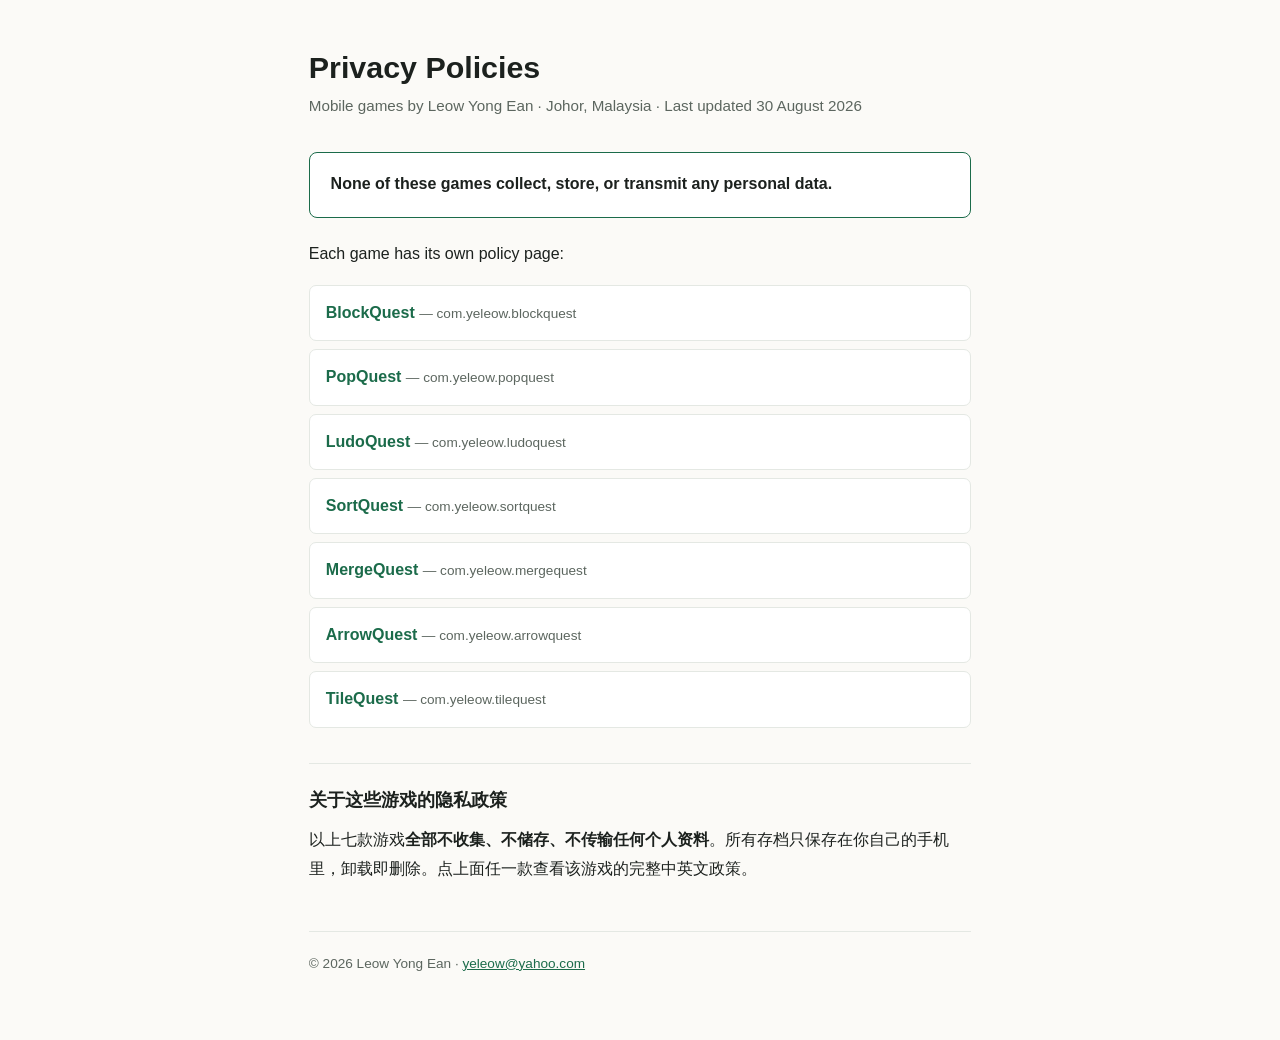
<file: index.html>
<!doctype html>
<html lang="en">
<head>
<meta charset="utf-8">
<meta name="viewport" content="width=device-width,initial-scale=1">
<title>Privacy Policies</title>
<style>
:root{--paper:#FBFAF7;--card:#fff;--ink:#1C211E;--soft:#5C665F;--line:#E4E8E3;--accent:#1B6B4A;--accent-soft:#E8F1EC}
@media(prefers-color-scheme:dark){:root{--paper:#101410;--card:#181D19;--ink:#E8EEE7;--soft:#98A698;--line:#273026;--accent:#5BC08D;--accent-soft:#1A2F25}}
*{box-sizing:border-box}
body{margin:0;background:var(--paper);color:var(--ink);font-family:-apple-system,BlinkMacSystemFont,"Segoe UI","Noto Sans SC","PingFang SC","Microsoft YaHei",sans-serif;line-height:1.8;font-size:16px}
.wrap{max-width:44em;margin:0 auto;padding:3rem 1.3rem 4rem}
h1{font-size:1.9rem;line-height:1.25;margin:0 0 .4rem}
.sub{color:var(--soft);font-size:.95rem;margin:0 0 2rem}
h2{font-size:1.15rem;margin:2.2rem 0 .6rem;padding-top:1.2rem;border-top:1px solid var(--line)}
p,li{margin:0 0 .7rem}
ul{padding-left:1.3em}
a{color:var(--accent)}
code{background:var(--accent-soft);padding:.1rem .35rem;border-radius:3px;font-size:.9em;word-break:break-all}
.key{background:var(--card);border:1px solid var(--accent);border-radius:8px;padding:1.1rem 1.3rem;margin:1.4rem 0}
.key p{margin:0;font-weight:600}
.zh{border-top:2px solid var(--line);margin-top:3rem;padding-top:2rem}
footer{margin-top:3rem;padding-top:1.2rem;border-top:1px solid var(--line);color:var(--soft);font-size:.85rem}
.games{list-style:none;padding:0}
.games li{margin-bottom:.5rem}
.games a{display:block;background:var(--card);border:1px solid var(--line);border-radius:7px;padding:.8rem 1rem;text-decoration:none;color:var(--ink)}
.games a:hover{border-color:var(--accent)}
.games b{color:var(--accent)}
.games span{color:var(--soft);font-size:.85rem}
</style>
</head>
<body>
<div class="wrap">
<h1>Privacy Policies</h1>
<p class="sub">Mobile games by Leow Yong Ean · Johor, Malaysia · Last updated 30 August 2026</p>

<div class="key"><p>None of these games collect, store, or transmit any personal data.</p></div>

<p>Each game has its own policy page:</p>
<ul class="games">
<li><a href="blockquest.html"><b>BlockQuest</b> <span>— com.yeleow.blockquest</span></a></li>
<li><a href="popquest.html"><b>PopQuest</b> <span>— com.yeleow.popquest</span></a></li>
<li><a href="ludoquest.html"><b>LudoQuest</b> <span>— com.yeleow.ludoquest</span></a></li>
<li><a href="sortquest.html"><b>SortQuest</b> <span>— com.yeleow.sortquest</span></a></li>
<li><a href="mergequest.html"><b>MergeQuest</b> <span>— com.yeleow.mergequest</span></a></li>
<li><a href="arrowquest.html"><b>ArrowQuest</b> <span>— com.yeleow.arrowquest</span></a></li>
<li><a href="tilequest.html"><b>TileQuest</b> <span>— com.yeleow.tilequest</span></a></li>
</ul>

<h2>关于这些游戏的隐私政策</h2>
<p>以上七款游戏<b>全部不收集、不储存、不传输任何个人资料</b>。所有存档只保存在你自己的手机里，卸载即删除。点上面任一款查看该游戏的完整中英文政策。</p>

<footer>© 2026 Leow Yong Ean · <a href="mailto:yeleow@yahoo.com">yeleow@yahoo.com</a></footer>
</div>
</body>
</html>
</file>
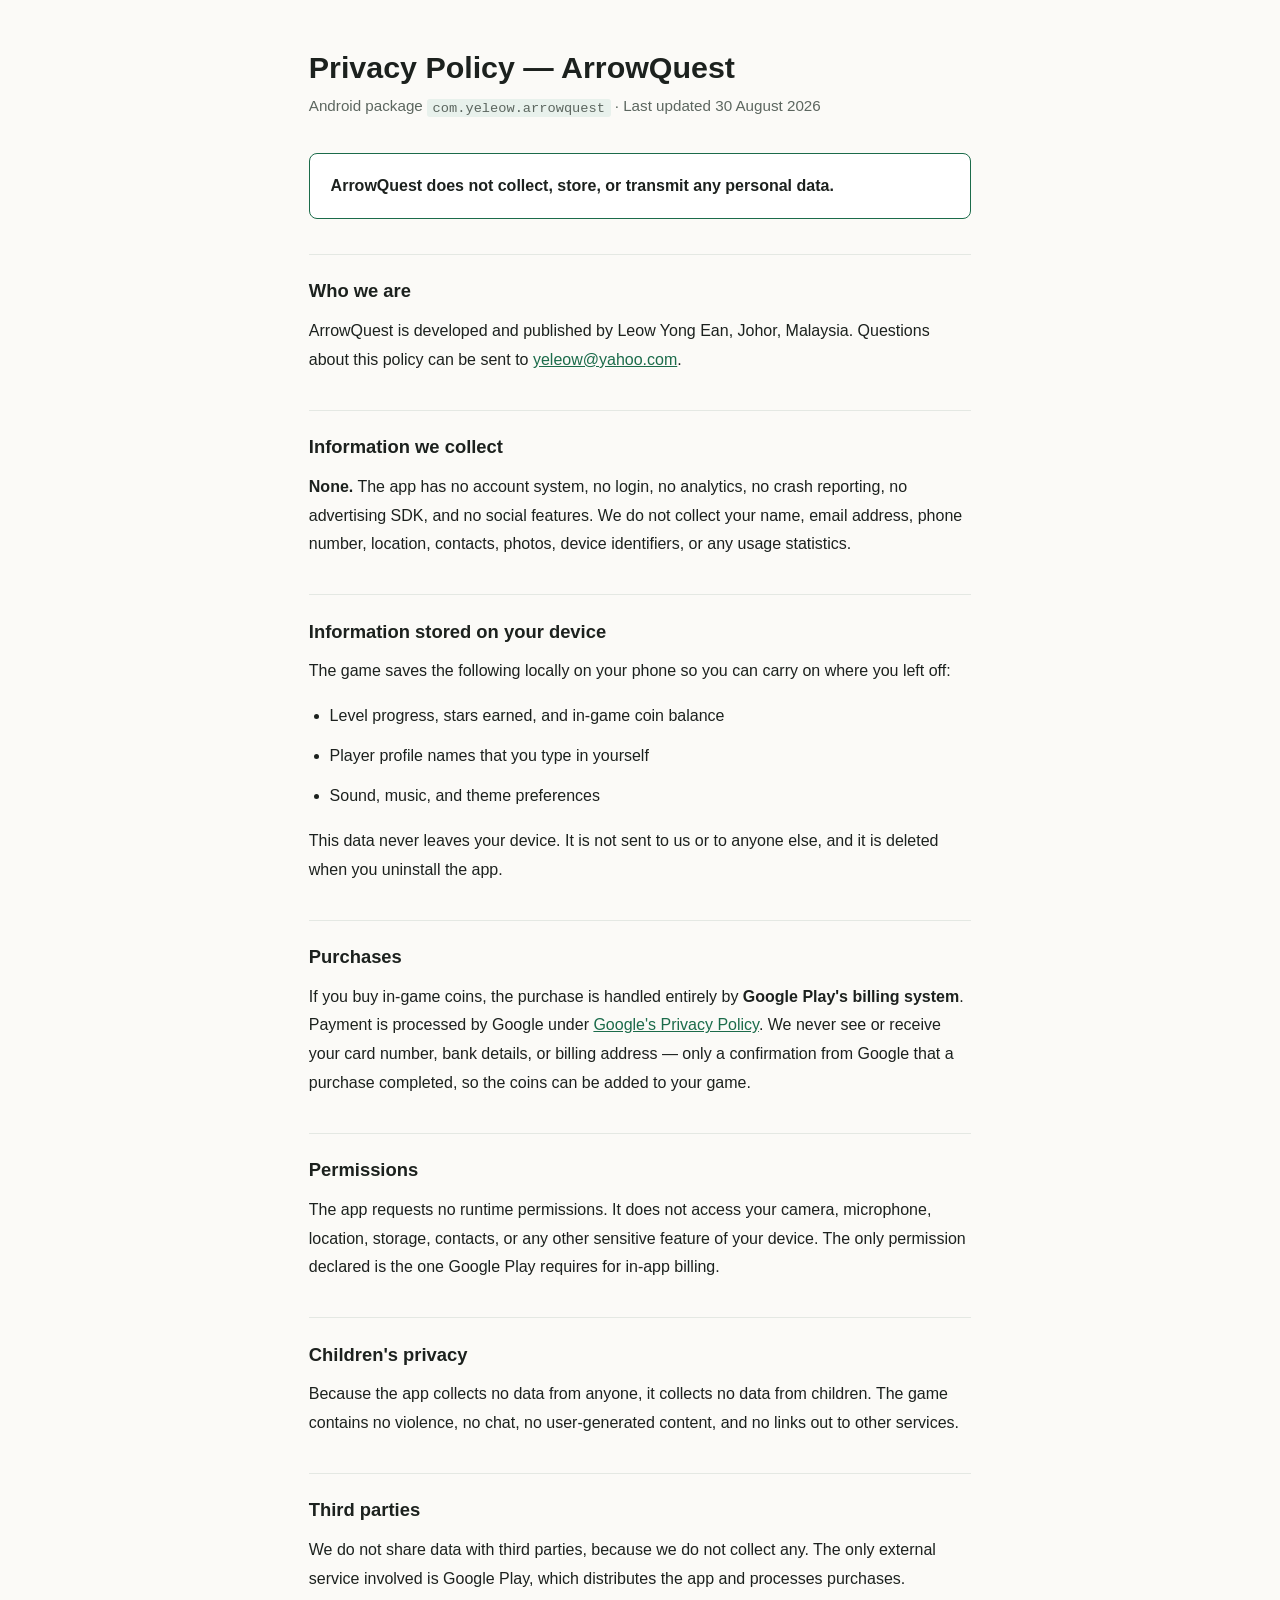
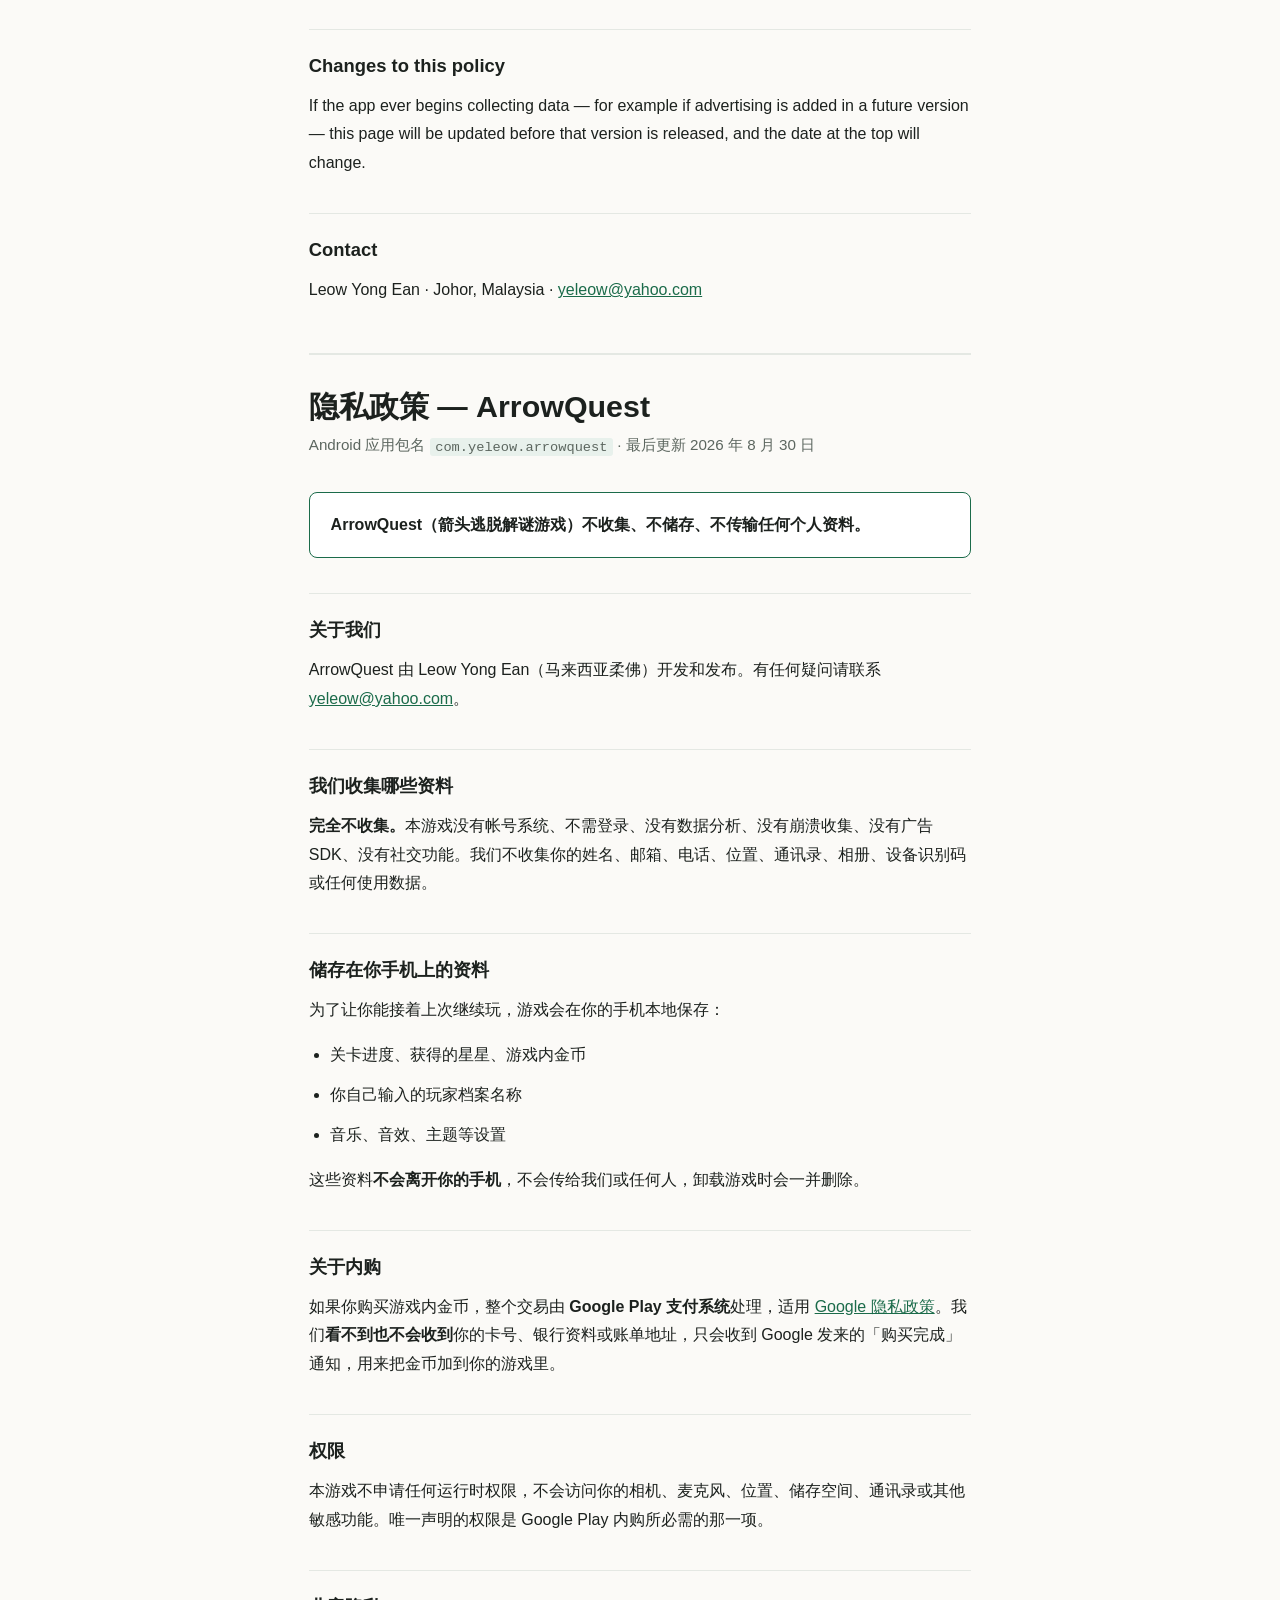
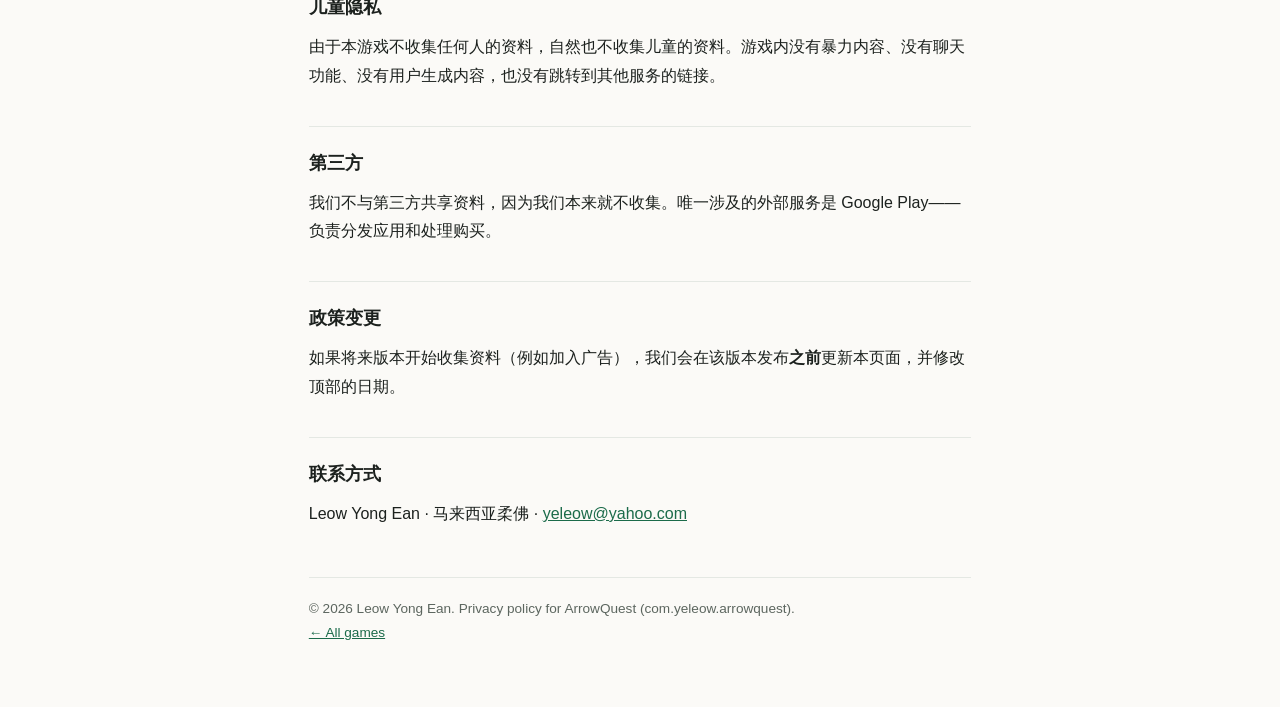
<file: arrowquest.html>
<!doctype html>
<html lang="en">
<head>
<meta charset="utf-8">
<meta name="viewport" content="width=device-width,initial-scale=1">
<title>Privacy Policy — ArrowQuest</title>
<style>
:root{--paper:#FBFAF7;--card:#fff;--ink:#1C211E;--soft:#5C665F;--line:#E4E8E3;--accent:#1B6B4A;--accent-soft:#E8F1EC}
@media(prefers-color-scheme:dark){:root{--paper:#101410;--card:#181D19;--ink:#E8EEE7;--soft:#98A698;--line:#273026;--accent:#5BC08D;--accent-soft:#1A2F25}}
*{box-sizing:border-box}
body{margin:0;background:var(--paper);color:var(--ink);font-family:-apple-system,BlinkMacSystemFont,"Segoe UI","Noto Sans SC","PingFang SC","Microsoft YaHei",sans-serif;line-height:1.8;font-size:16px}
.wrap{max-width:44em;margin:0 auto;padding:3rem 1.3rem 4rem}
h1{font-size:1.9rem;line-height:1.25;margin:0 0 .4rem}
.sub{color:var(--soft);font-size:.95rem;margin:0 0 2rem}
h2{font-size:1.15rem;margin:2.2rem 0 .6rem;padding-top:1.2rem;border-top:1px solid var(--line)}
p,li{margin:0 0 .7rem}
ul{padding-left:1.3em}
a{color:var(--accent)}
code{background:var(--accent-soft);padding:.1rem .35rem;border-radius:3px;font-size:.9em;word-break:break-all}
.key{background:var(--card);border:1px solid var(--accent);border-radius:8px;padding:1.1rem 1.3rem;margin:1.4rem 0}
.key p{margin:0;font-weight:600}
.zh{border-top:2px solid var(--line);margin-top:3rem;padding-top:2rem}
footer{margin-top:3rem;padding-top:1.2rem;border-top:1px solid var(--line);color:var(--soft);font-size:.85rem}
.games{list-style:none;padding:0}
.games li{margin-bottom:.5rem}
.games a{display:block;background:var(--card);border:1px solid var(--line);border-radius:7px;padding:.8rem 1rem;text-decoration:none;color:var(--ink)}
.games a:hover{border-color:var(--accent)}
.games b{color:var(--accent)}
.games span{color:var(--soft);font-size:.85rem}
</style>
</head>
<body>
<div class="wrap">

<h1>Privacy Policy — ArrowQuest</h1>
<p class="sub">Android package <code>com.yeleow.arrowquest</code> · Last updated 30 August 2026</p>

<div class="key">
<p>ArrowQuest does not collect, store, or transmit any personal data.</p>
</div>

<h2>Who we are</h2>
<p>ArrowQuest is developed and published by Leow Yong Ean, Johor, Malaysia. Questions about this policy can be sent to <a href="mailto:yeleow@yahoo.com">yeleow@yahoo.com</a>.</p>

<h2>Information we collect</h2>
<p><b>None.</b> The app has no account system, no login, no analytics, no crash reporting, no advertising SDK, and no social features. We do not collect your name, email address, phone number, location, contacts, photos, device identifiers, or any usage statistics.</p>

<h2>Information stored on your device</h2>
<p>The game saves the following locally on your phone so you can carry on where you left off:</p>
<ul>
<li>Level progress, stars earned, and in-game coin balance</li>
<li>Player profile names that you type in yourself</li>
<li>Sound, music, and theme preferences</li>
</ul>
<p>This data never leaves your device. It is not sent to us or to anyone else, and it is deleted when you uninstall the app.</p>

<h2>Purchases</h2>
<p>If you buy in-game coins, the purchase is handled entirely by <b>Google Play's billing system</b>. Payment is processed by Google under <a href="https://policies.google.com/privacy">Google's Privacy Policy</a>. We never see or receive your card number, bank details, or billing address — only a confirmation from Google that a purchase completed, so the coins can be added to your game.</p>

<h2>Permissions</h2>
<p>The app requests no runtime permissions. It does not access your camera, microphone, location, storage, contacts, or any other sensitive feature of your device. The only permission declared is the one Google Play requires for in-app billing.</p>

<h2>Children's privacy</h2>
<p>Because the app collects no data from anyone, it collects no data from children. The game contains no violence, no chat, no user-generated content, and no links out to other services.</p>

<h2>Third parties</h2>
<p>We do not share data with third parties, because we do not collect any. The only external service involved is Google Play, which distributes the app and processes purchases.</p>

<h2>Changes to this policy</h2>
<p>If the app ever begins collecting data — for example if advertising is added in a future version — this page will be updated before that version is released, and the date at the top will change.</p>

<h2>Contact</h2>
<p>Leow Yong Ean · Johor, Malaysia · <a href="mailto:yeleow@yahoo.com">yeleow@yahoo.com</a></p>

<div class="zh">
<h1>隐私政策 — ArrowQuest</h1>
<p class="sub">Android 应用包名 <code>com.yeleow.arrowquest</code> · 最后更新 2026 年 8 月 30 日</p>

<div class="key">
<p>ArrowQuest（箭头逃脱解谜游戏）不收集、不储存、不传输任何个人资料。</p>
</div>

<h2>关于我们</h2>
<p>ArrowQuest 由 Leow Yong Ean（马来西亚柔佛）开发和发布。有任何疑问请联系 <a href="mailto:yeleow@yahoo.com">yeleow@yahoo.com</a>。</p>

<h2>我们收集哪些资料</h2>
<p><b>完全不收集。</b>本游戏没有帐号系统、不需登录、没有数据分析、没有崩溃收集、没有广告 SDK、没有社交功能。我们不收集你的姓名、邮箱、电话、位置、通讯录、相册、设备识别码或任何使用数据。</p>

<h2>储存在你手机上的资料</h2>
<p>为了让你能接着上次继续玩，游戏会在你的手机本地保存：</p>
<ul>
<li>关卡进度、获得的星星、游戏内金币</li>
<li>你自己输入的玩家档案名称</li>
<li>音乐、音效、主题等设置</li>
</ul>
<p>这些资料<b>不会离开你的手机</b>，不会传给我们或任何人，卸载游戏时会一并删除。</p>

<h2>关于内购</h2>
<p>如果你购买游戏内金币，整个交易由 <b>Google Play 支付系统</b>处理，适用 <a href="https://policies.google.com/privacy">Google 隐私政策</a>。我们<b>看不到也不会收到</b>你的卡号、银行资料或账单地址，只会收到 Google 发来的「购买完成」通知，用来把金币加到你的游戏里。</p>

<h2>权限</h2>
<p>本游戏不申请任何运行时权限，不会访问你的相机、麦克风、位置、储存空间、通讯录或其他敏感功能。唯一声明的权限是 Google Play 内购所必需的那一项。</p>

<h2>儿童隐私</h2>
<p>由于本游戏不收集任何人的资料，自然也不收集儿童的资料。游戏内没有暴力内容、没有聊天功能、没有用户生成内容，也没有跳转到其他服务的链接。</p>

<h2>第三方</h2>
<p>我们不与第三方共享资料，因为我们本来就不收集。唯一涉及的外部服务是 Google Play——负责分发应用和处理购买。</p>

<h2>政策变更</h2>
<p>如果将来版本开始收集资料（例如加入广告），我们会在该版本发布<b>之前</b>更新本页面，并修改顶部的日期。</p>

<h2>联系方式</h2>
<p>Leow Yong Ean · 马来西亚柔佛 · <a href="mailto:yeleow@yahoo.com">yeleow@yahoo.com</a></p>
</div>

<footer>© 2026 Leow Yong Ean. Privacy policy for ArrowQuest (com.yeleow.arrowquest).<br>
<a href="./">← All games</a></footer>

</div>
</body>
</html>
</file>
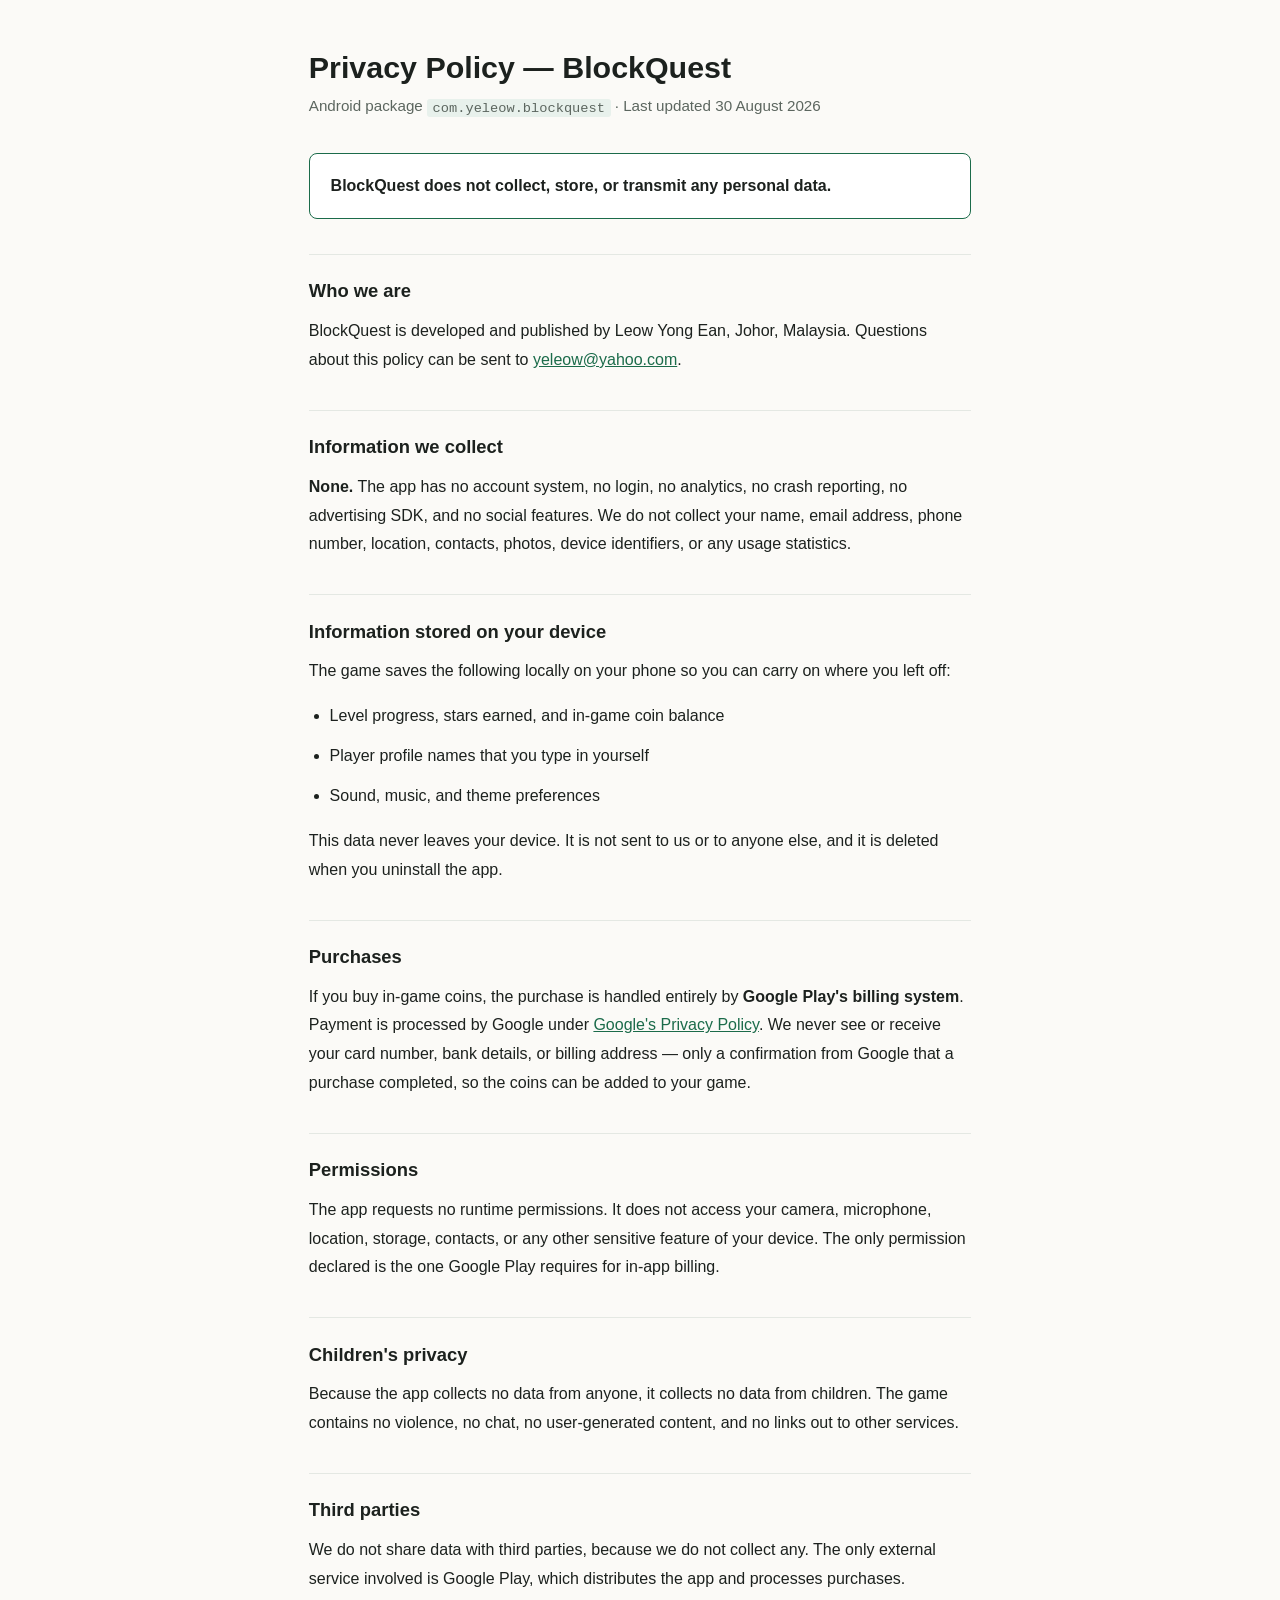
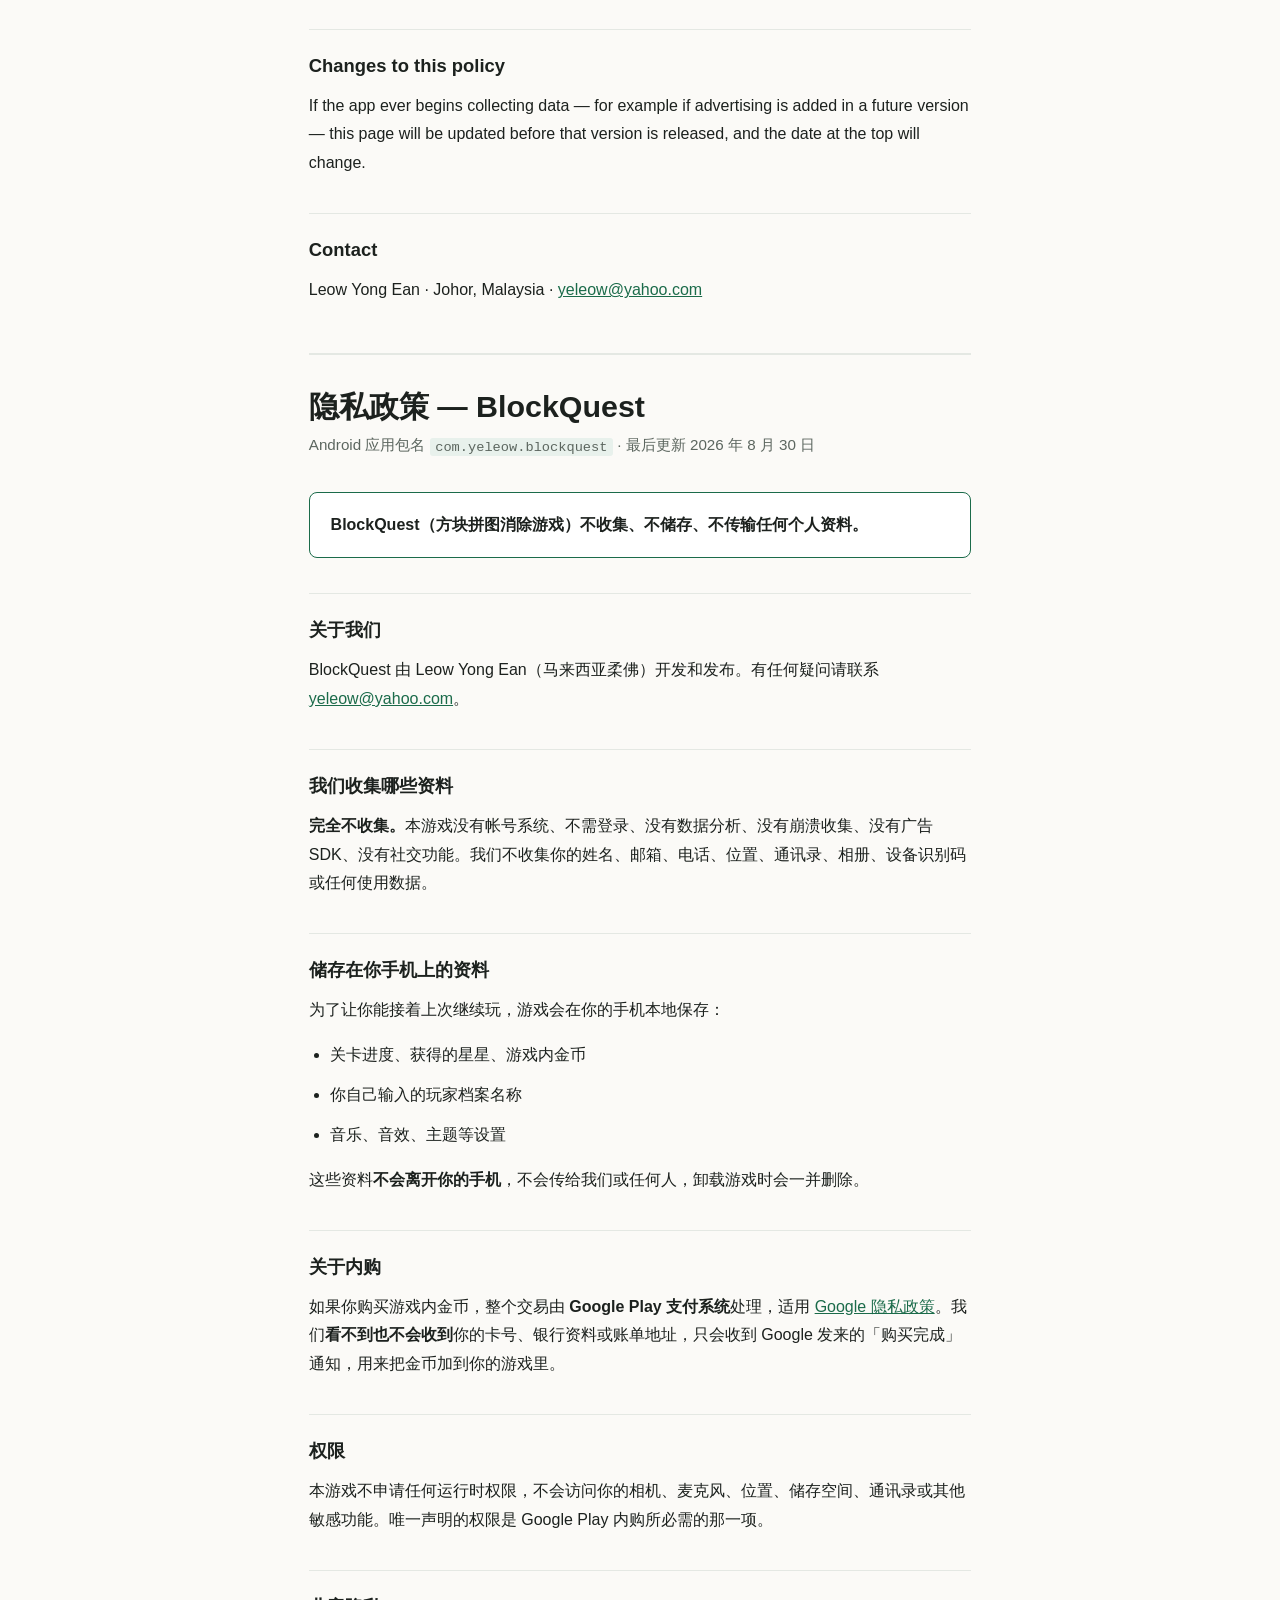
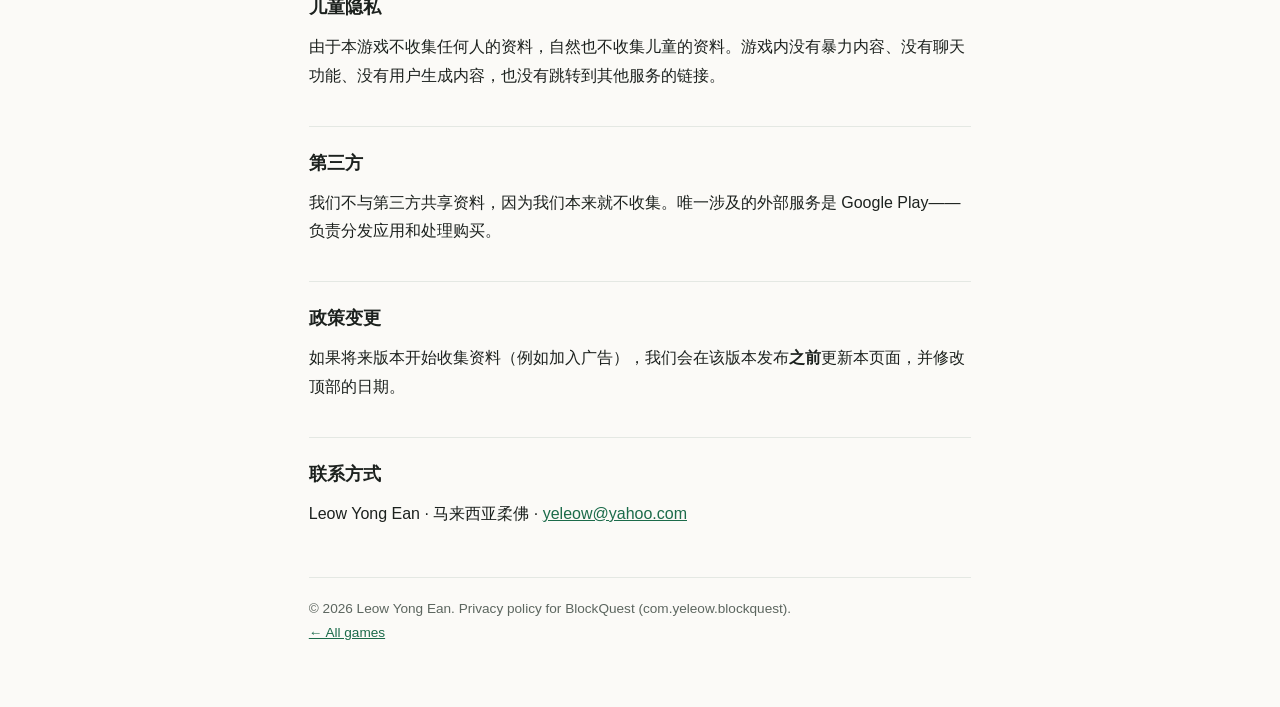
<file: blockquest.html>
<!doctype html>
<html lang="en">
<head>
<meta charset="utf-8">
<meta name="viewport" content="width=device-width,initial-scale=1">
<title>Privacy Policy — BlockQuest</title>
<style>
:root{--paper:#FBFAF7;--card:#fff;--ink:#1C211E;--soft:#5C665F;--line:#E4E8E3;--accent:#1B6B4A;--accent-soft:#E8F1EC}
@media(prefers-color-scheme:dark){:root{--paper:#101410;--card:#181D19;--ink:#E8EEE7;--soft:#98A698;--line:#273026;--accent:#5BC08D;--accent-soft:#1A2F25}}
*{box-sizing:border-box}
body{margin:0;background:var(--paper);color:var(--ink);font-family:-apple-system,BlinkMacSystemFont,"Segoe UI","Noto Sans SC","PingFang SC","Microsoft YaHei",sans-serif;line-height:1.8;font-size:16px}
.wrap{max-width:44em;margin:0 auto;padding:3rem 1.3rem 4rem}
h1{font-size:1.9rem;line-height:1.25;margin:0 0 .4rem}
.sub{color:var(--soft);font-size:.95rem;margin:0 0 2rem}
h2{font-size:1.15rem;margin:2.2rem 0 .6rem;padding-top:1.2rem;border-top:1px solid var(--line)}
p,li{margin:0 0 .7rem}
ul{padding-left:1.3em}
a{color:var(--accent)}
code{background:var(--accent-soft);padding:.1rem .35rem;border-radius:3px;font-size:.9em;word-break:break-all}
.key{background:var(--card);border:1px solid var(--accent);border-radius:8px;padding:1.1rem 1.3rem;margin:1.4rem 0}
.key p{margin:0;font-weight:600}
.zh{border-top:2px solid var(--line);margin-top:3rem;padding-top:2rem}
footer{margin-top:3rem;padding-top:1.2rem;border-top:1px solid var(--line);color:var(--soft);font-size:.85rem}
.games{list-style:none;padding:0}
.games li{margin-bottom:.5rem}
.games a{display:block;background:var(--card);border:1px solid var(--line);border-radius:7px;padding:.8rem 1rem;text-decoration:none;color:var(--ink)}
.games a:hover{border-color:var(--accent)}
.games b{color:var(--accent)}
.games span{color:var(--soft);font-size:.85rem}
</style>
</head>
<body>
<div class="wrap">

<h1>Privacy Policy — BlockQuest</h1>
<p class="sub">Android package <code>com.yeleow.blockquest</code> · Last updated 30 August 2026</p>

<div class="key">
<p>BlockQuest does not collect, store, or transmit any personal data.</p>
</div>

<h2>Who we are</h2>
<p>BlockQuest is developed and published by Leow Yong Ean, Johor, Malaysia. Questions about this policy can be sent to <a href="mailto:yeleow@yahoo.com">yeleow@yahoo.com</a>.</p>

<h2>Information we collect</h2>
<p><b>None.</b> The app has no account system, no login, no analytics, no crash reporting, no advertising SDK, and no social features. We do not collect your name, email address, phone number, location, contacts, photos, device identifiers, or any usage statistics.</p>

<h2>Information stored on your device</h2>
<p>The game saves the following locally on your phone so you can carry on where you left off:</p>
<ul>
<li>Level progress, stars earned, and in-game coin balance</li>
<li>Player profile names that you type in yourself</li>
<li>Sound, music, and theme preferences</li>
</ul>
<p>This data never leaves your device. It is not sent to us or to anyone else, and it is deleted when you uninstall the app.</p>

<h2>Purchases</h2>
<p>If you buy in-game coins, the purchase is handled entirely by <b>Google Play's billing system</b>. Payment is processed by Google under <a href="https://policies.google.com/privacy">Google's Privacy Policy</a>. We never see or receive your card number, bank details, or billing address — only a confirmation from Google that a purchase completed, so the coins can be added to your game.</p>

<h2>Permissions</h2>
<p>The app requests no runtime permissions. It does not access your camera, microphone, location, storage, contacts, or any other sensitive feature of your device. The only permission declared is the one Google Play requires for in-app billing.</p>

<h2>Children's privacy</h2>
<p>Because the app collects no data from anyone, it collects no data from children. The game contains no violence, no chat, no user-generated content, and no links out to other services.</p>

<h2>Third parties</h2>
<p>We do not share data with third parties, because we do not collect any. The only external service involved is Google Play, which distributes the app and processes purchases.</p>

<h2>Changes to this policy</h2>
<p>If the app ever begins collecting data — for example if advertising is added in a future version — this page will be updated before that version is released, and the date at the top will change.</p>

<h2>Contact</h2>
<p>Leow Yong Ean · Johor, Malaysia · <a href="mailto:yeleow@yahoo.com">yeleow@yahoo.com</a></p>

<div class="zh">
<h1>隐私政策 — BlockQuest</h1>
<p class="sub">Android 应用包名 <code>com.yeleow.blockquest</code> · 最后更新 2026 年 8 月 30 日</p>

<div class="key">
<p>BlockQuest（方块拼图消除游戏）不收集、不储存、不传输任何个人资料。</p>
</div>

<h2>关于我们</h2>
<p>BlockQuest 由 Leow Yong Ean（马来西亚柔佛）开发和发布。有任何疑问请联系 <a href="mailto:yeleow@yahoo.com">yeleow@yahoo.com</a>。</p>

<h2>我们收集哪些资料</h2>
<p><b>完全不收集。</b>本游戏没有帐号系统、不需登录、没有数据分析、没有崩溃收集、没有广告 SDK、没有社交功能。我们不收集你的姓名、邮箱、电话、位置、通讯录、相册、设备识别码或任何使用数据。</p>

<h2>储存在你手机上的资料</h2>
<p>为了让你能接着上次继续玩，游戏会在你的手机本地保存：</p>
<ul>
<li>关卡进度、获得的星星、游戏内金币</li>
<li>你自己输入的玩家档案名称</li>
<li>音乐、音效、主题等设置</li>
</ul>
<p>这些资料<b>不会离开你的手机</b>，不会传给我们或任何人，卸载游戏时会一并删除。</p>

<h2>关于内购</h2>
<p>如果你购买游戏内金币，整个交易由 <b>Google Play 支付系统</b>处理，适用 <a href="https://policies.google.com/privacy">Google 隐私政策</a>。我们<b>看不到也不会收到</b>你的卡号、银行资料或账单地址，只会收到 Google 发来的「购买完成」通知，用来把金币加到你的游戏里。</p>

<h2>权限</h2>
<p>本游戏不申请任何运行时权限，不会访问你的相机、麦克风、位置、储存空间、通讯录或其他敏感功能。唯一声明的权限是 Google Play 内购所必需的那一项。</p>

<h2>儿童隐私</h2>
<p>由于本游戏不收集任何人的资料，自然也不收集儿童的资料。游戏内没有暴力内容、没有聊天功能、没有用户生成内容，也没有跳转到其他服务的链接。</p>

<h2>第三方</h2>
<p>我们不与第三方共享资料，因为我们本来就不收集。唯一涉及的外部服务是 Google Play——负责分发应用和处理购买。</p>

<h2>政策变更</h2>
<p>如果将来版本开始收集资料（例如加入广告），我们会在该版本发布<b>之前</b>更新本页面，并修改顶部的日期。</p>

<h2>联系方式</h2>
<p>Leow Yong Ean · 马来西亚柔佛 · <a href="mailto:yeleow@yahoo.com">yeleow@yahoo.com</a></p>
</div>

<footer>© 2026 Leow Yong Ean. Privacy policy for BlockQuest (com.yeleow.blockquest).<br>
<a href="./">← All games</a></footer>

</div>
</body>
</html>
</file>
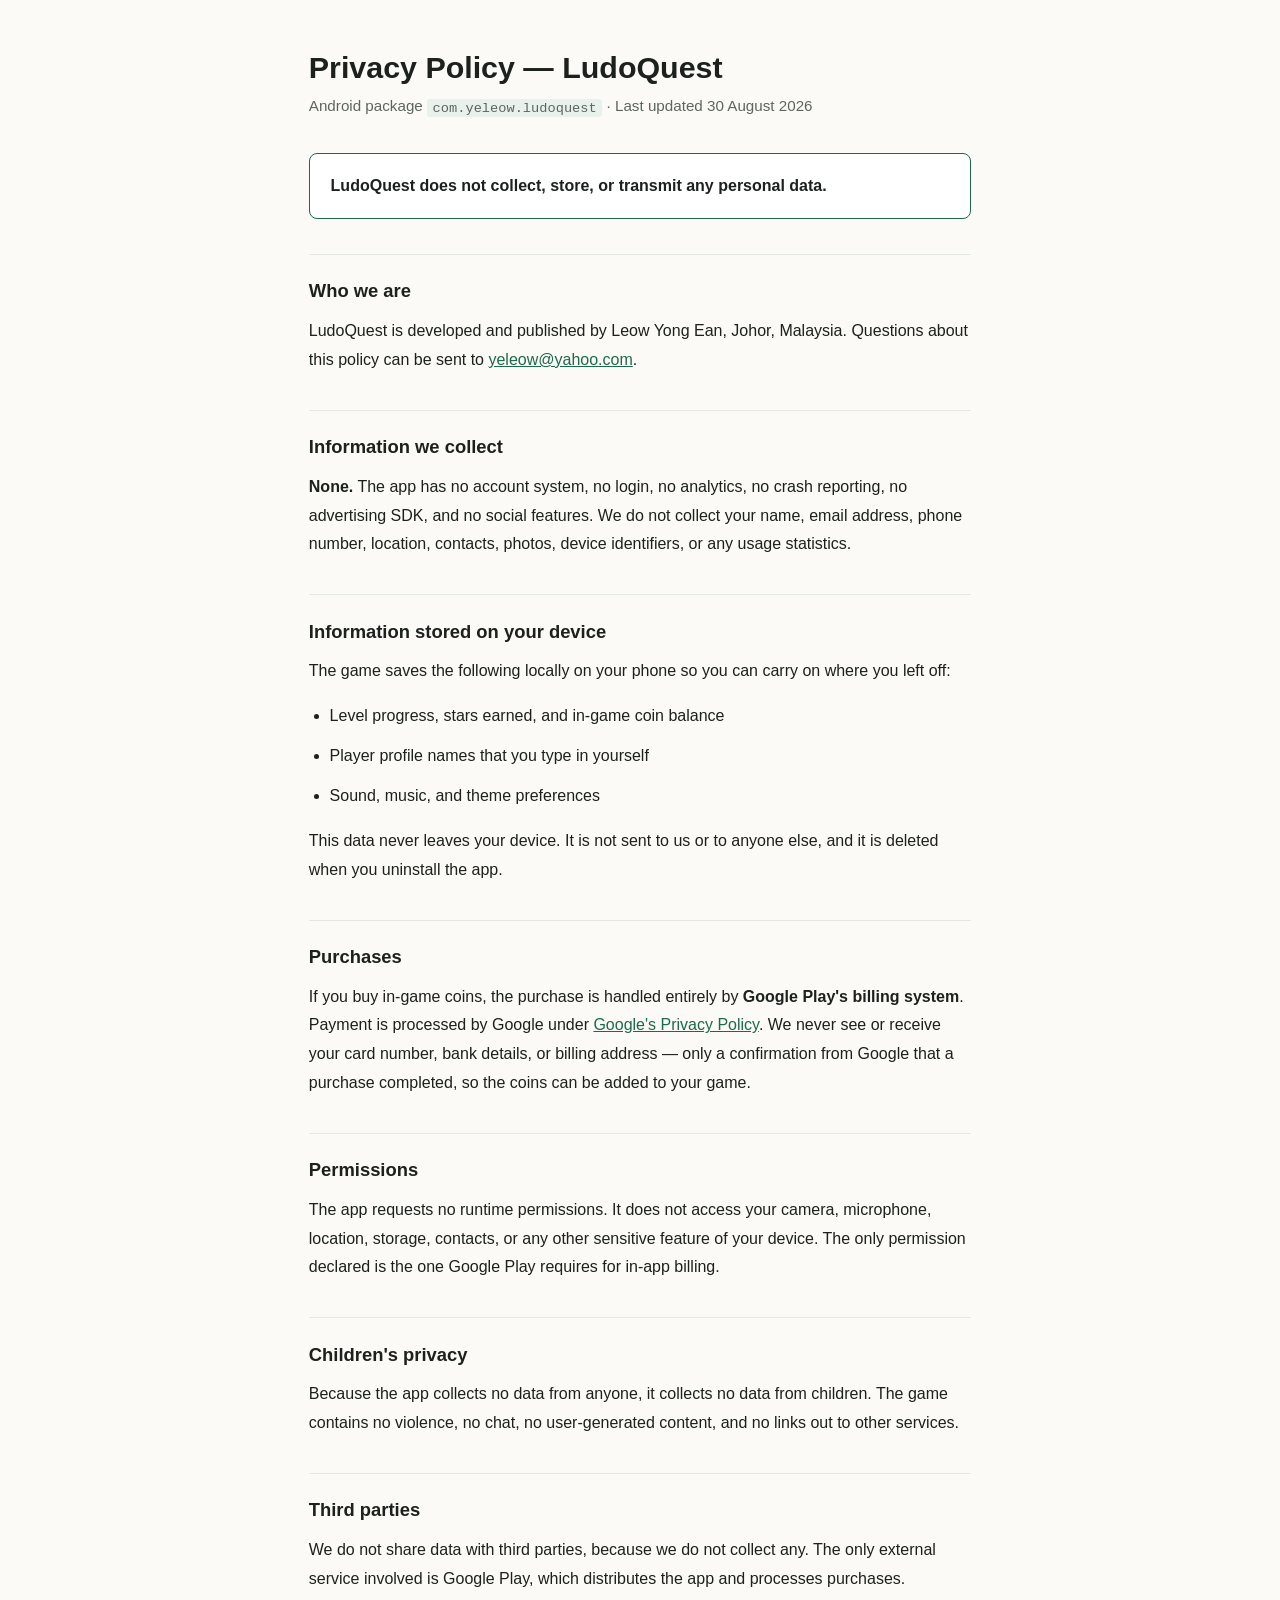
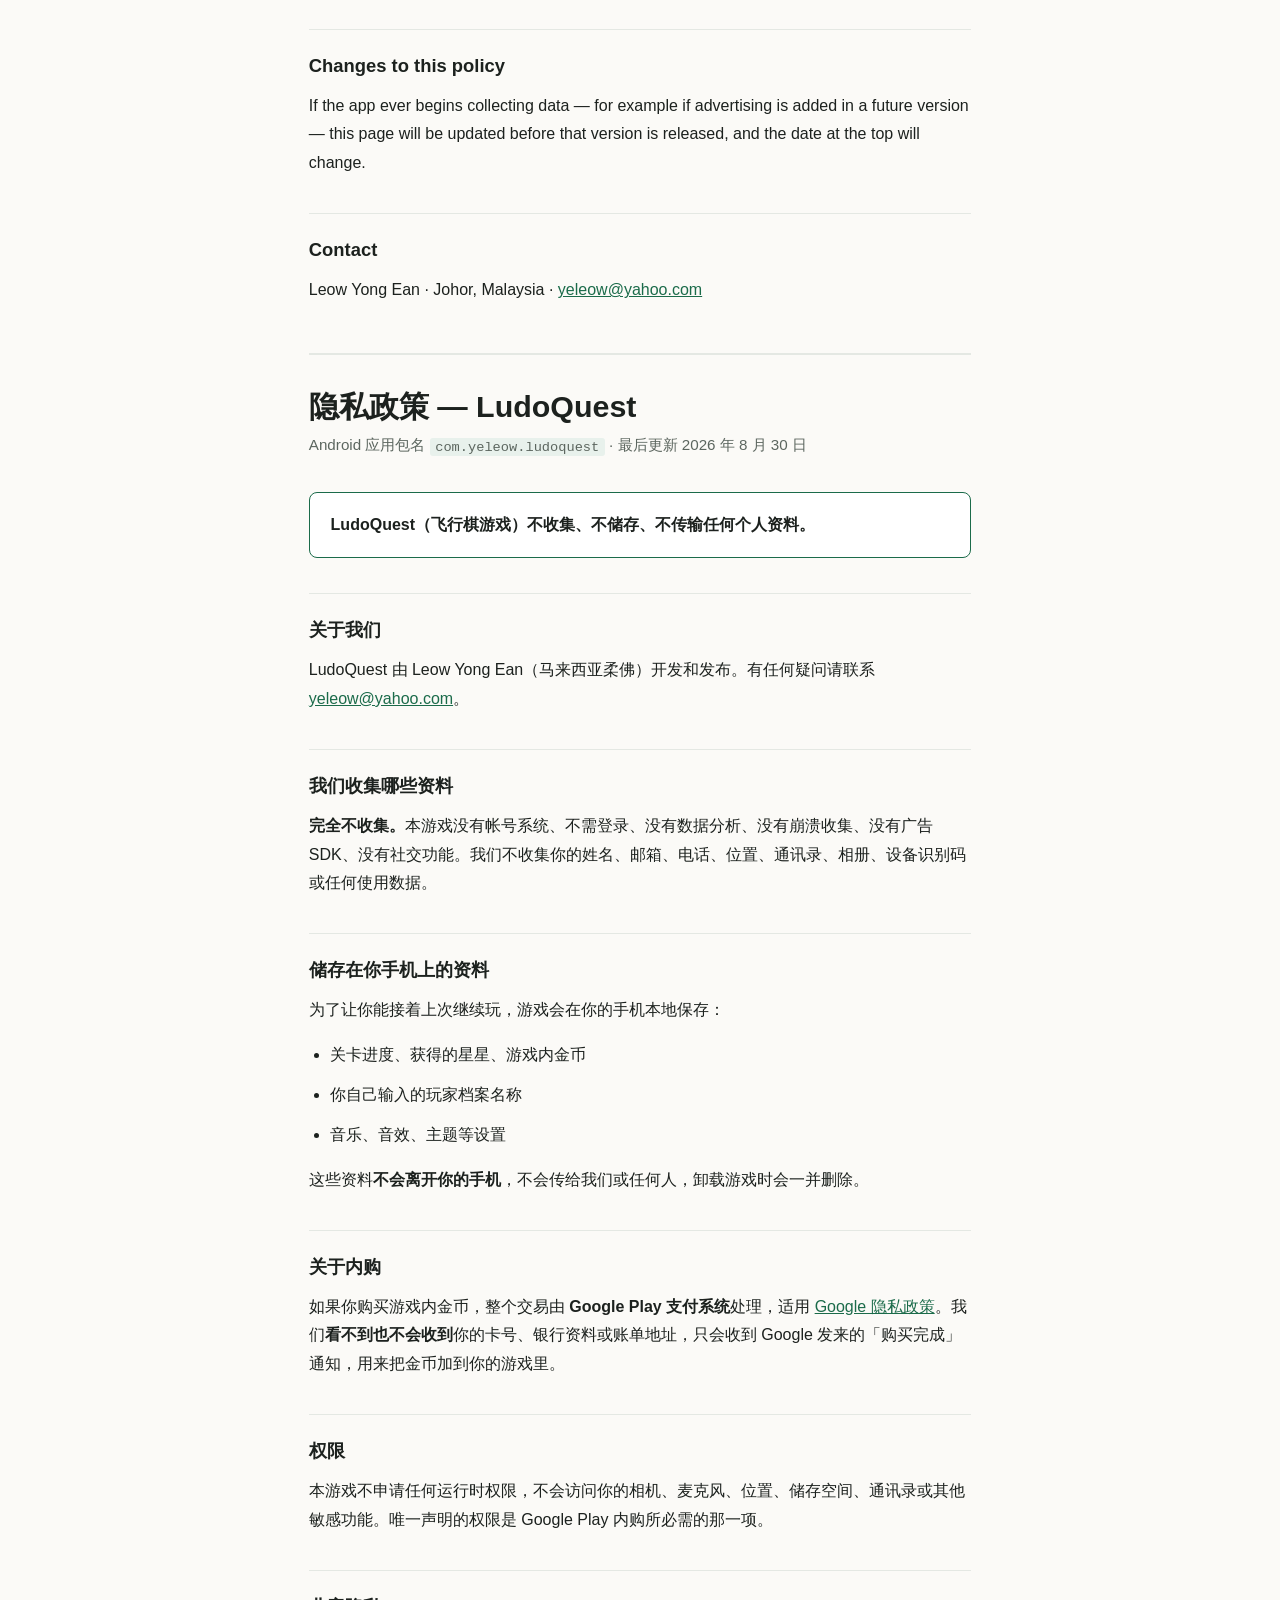
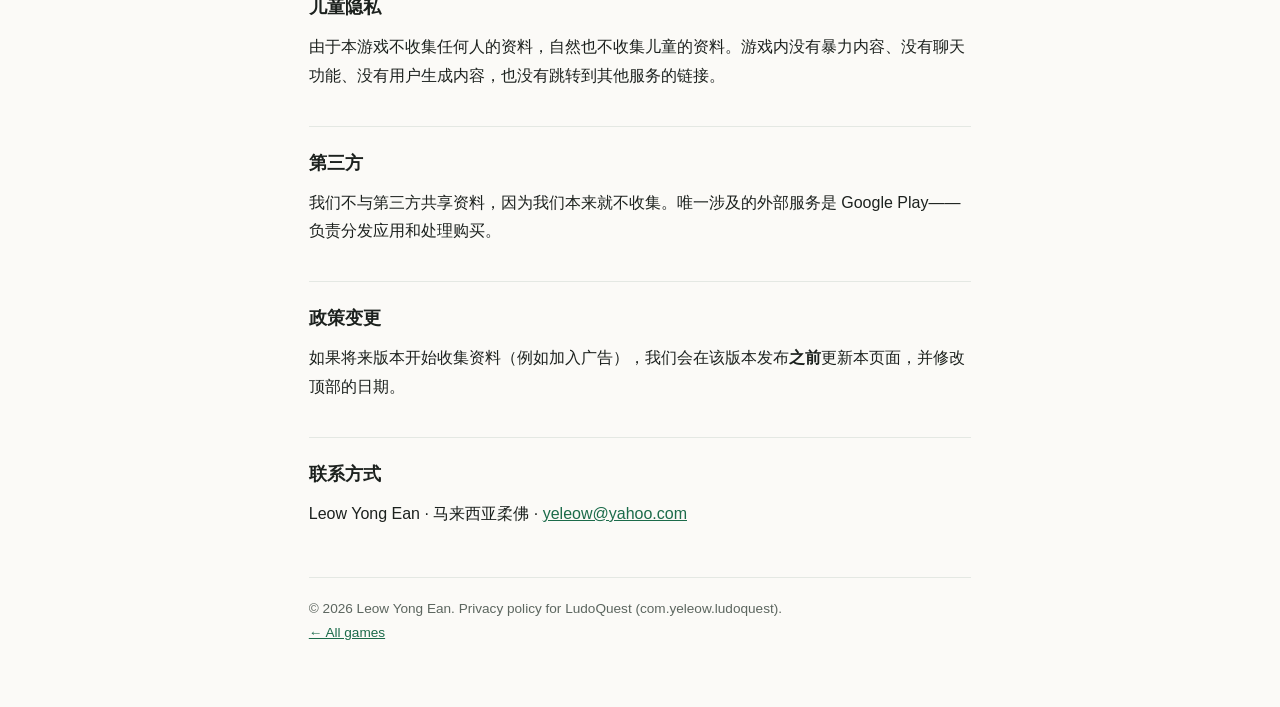
<file: ludoquest.html>
<!doctype html>
<html lang="en">
<head>
<meta charset="utf-8">
<meta name="viewport" content="width=device-width,initial-scale=1">
<title>Privacy Policy — LudoQuest</title>
<style>
:root{--paper:#FBFAF7;--card:#fff;--ink:#1C211E;--soft:#5C665F;--line:#E4E8E3;--accent:#1B6B4A;--accent-soft:#E8F1EC}
@media(prefers-color-scheme:dark){:root{--paper:#101410;--card:#181D19;--ink:#E8EEE7;--soft:#98A698;--line:#273026;--accent:#5BC08D;--accent-soft:#1A2F25}}
*{box-sizing:border-box}
body{margin:0;background:var(--paper);color:var(--ink);font-family:-apple-system,BlinkMacSystemFont,"Segoe UI","Noto Sans SC","PingFang SC","Microsoft YaHei",sans-serif;line-height:1.8;font-size:16px}
.wrap{max-width:44em;margin:0 auto;padding:3rem 1.3rem 4rem}
h1{font-size:1.9rem;line-height:1.25;margin:0 0 .4rem}
.sub{color:var(--soft);font-size:.95rem;margin:0 0 2rem}
h2{font-size:1.15rem;margin:2.2rem 0 .6rem;padding-top:1.2rem;border-top:1px solid var(--line)}
p,li{margin:0 0 .7rem}
ul{padding-left:1.3em}
a{color:var(--accent)}
code{background:var(--accent-soft);padding:.1rem .35rem;border-radius:3px;font-size:.9em;word-break:break-all}
.key{background:var(--card);border:1px solid var(--accent);border-radius:8px;padding:1.1rem 1.3rem;margin:1.4rem 0}
.key p{margin:0;font-weight:600}
.zh{border-top:2px solid var(--line);margin-top:3rem;padding-top:2rem}
footer{margin-top:3rem;padding-top:1.2rem;border-top:1px solid var(--line);color:var(--soft);font-size:.85rem}
.games{list-style:none;padding:0}
.games li{margin-bottom:.5rem}
.games a{display:block;background:var(--card);border:1px solid var(--line);border-radius:7px;padding:.8rem 1rem;text-decoration:none;color:var(--ink)}
.games a:hover{border-color:var(--accent)}
.games b{color:var(--accent)}
.games span{color:var(--soft);font-size:.85rem}
</style>
</head>
<body>
<div class="wrap">

<h1>Privacy Policy — LudoQuest</h1>
<p class="sub">Android package <code>com.yeleow.ludoquest</code> · Last updated 30 August 2026</p>

<div class="key">
<p>LudoQuest does not collect, store, or transmit any personal data.</p>
</div>

<h2>Who we are</h2>
<p>LudoQuest is developed and published by Leow Yong Ean, Johor, Malaysia. Questions about this policy can be sent to <a href="mailto:yeleow@yahoo.com">yeleow@yahoo.com</a>.</p>

<h2>Information we collect</h2>
<p><b>None.</b> The app has no account system, no login, no analytics, no crash reporting, no advertising SDK, and no social features. We do not collect your name, email address, phone number, location, contacts, photos, device identifiers, or any usage statistics.</p>

<h2>Information stored on your device</h2>
<p>The game saves the following locally on your phone so you can carry on where you left off:</p>
<ul>
<li>Level progress, stars earned, and in-game coin balance</li>
<li>Player profile names that you type in yourself</li>
<li>Sound, music, and theme preferences</li>
</ul>
<p>This data never leaves your device. It is not sent to us or to anyone else, and it is deleted when you uninstall the app.</p>

<h2>Purchases</h2>
<p>If you buy in-game coins, the purchase is handled entirely by <b>Google Play's billing system</b>. Payment is processed by Google under <a href="https://policies.google.com/privacy">Google's Privacy Policy</a>. We never see or receive your card number, bank details, or billing address — only a confirmation from Google that a purchase completed, so the coins can be added to your game.</p>

<h2>Permissions</h2>
<p>The app requests no runtime permissions. It does not access your camera, microphone, location, storage, contacts, or any other sensitive feature of your device. The only permission declared is the one Google Play requires for in-app billing.</p>

<h2>Children's privacy</h2>
<p>Because the app collects no data from anyone, it collects no data from children. The game contains no violence, no chat, no user-generated content, and no links out to other services.</p>

<h2>Third parties</h2>
<p>We do not share data with third parties, because we do not collect any. The only external service involved is Google Play, which distributes the app and processes purchases.</p>

<h2>Changes to this policy</h2>
<p>If the app ever begins collecting data — for example if advertising is added in a future version — this page will be updated before that version is released, and the date at the top will change.</p>

<h2>Contact</h2>
<p>Leow Yong Ean · Johor, Malaysia · <a href="mailto:yeleow@yahoo.com">yeleow@yahoo.com</a></p>

<div class="zh">
<h1>隐私政策 — LudoQuest</h1>
<p class="sub">Android 应用包名 <code>com.yeleow.ludoquest</code> · 最后更新 2026 年 8 月 30 日</p>

<div class="key">
<p>LudoQuest（飞行棋游戏）不收集、不储存、不传输任何个人资料。</p>
</div>

<h2>关于我们</h2>
<p>LudoQuest 由 Leow Yong Ean（马来西亚柔佛）开发和发布。有任何疑问请联系 <a href="mailto:yeleow@yahoo.com">yeleow@yahoo.com</a>。</p>

<h2>我们收集哪些资料</h2>
<p><b>完全不收集。</b>本游戏没有帐号系统、不需登录、没有数据分析、没有崩溃收集、没有广告 SDK、没有社交功能。我们不收集你的姓名、邮箱、电话、位置、通讯录、相册、设备识别码或任何使用数据。</p>

<h2>储存在你手机上的资料</h2>
<p>为了让你能接着上次继续玩，游戏会在你的手机本地保存：</p>
<ul>
<li>关卡进度、获得的星星、游戏内金币</li>
<li>你自己输入的玩家档案名称</li>
<li>音乐、音效、主题等设置</li>
</ul>
<p>这些资料<b>不会离开你的手机</b>，不会传给我们或任何人，卸载游戏时会一并删除。</p>

<h2>关于内购</h2>
<p>如果你购买游戏内金币，整个交易由 <b>Google Play 支付系统</b>处理，适用 <a href="https://policies.google.com/privacy">Google 隐私政策</a>。我们<b>看不到也不会收到</b>你的卡号、银行资料或账单地址，只会收到 Google 发来的「购买完成」通知，用来把金币加到你的游戏里。</p>

<h2>权限</h2>
<p>本游戏不申请任何运行时权限，不会访问你的相机、麦克风、位置、储存空间、通讯录或其他敏感功能。唯一声明的权限是 Google Play 内购所必需的那一项。</p>

<h2>儿童隐私</h2>
<p>由于本游戏不收集任何人的资料，自然也不收集儿童的资料。游戏内没有暴力内容、没有聊天功能、没有用户生成内容，也没有跳转到其他服务的链接。</p>

<h2>第三方</h2>
<p>我们不与第三方共享资料，因为我们本来就不收集。唯一涉及的外部服务是 Google Play——负责分发应用和处理购买。</p>

<h2>政策变更</h2>
<p>如果将来版本开始收集资料（例如加入广告），我们会在该版本发布<b>之前</b>更新本页面，并修改顶部的日期。</p>

<h2>联系方式</h2>
<p>Leow Yong Ean · 马来西亚柔佛 · <a href="mailto:yeleow@yahoo.com">yeleow@yahoo.com</a></p>
</div>

<footer>© 2026 Leow Yong Ean. Privacy policy for LudoQuest (com.yeleow.ludoquest).<br>
<a href="./">← All games</a></footer>

</div>
</body>
</html>
</file>
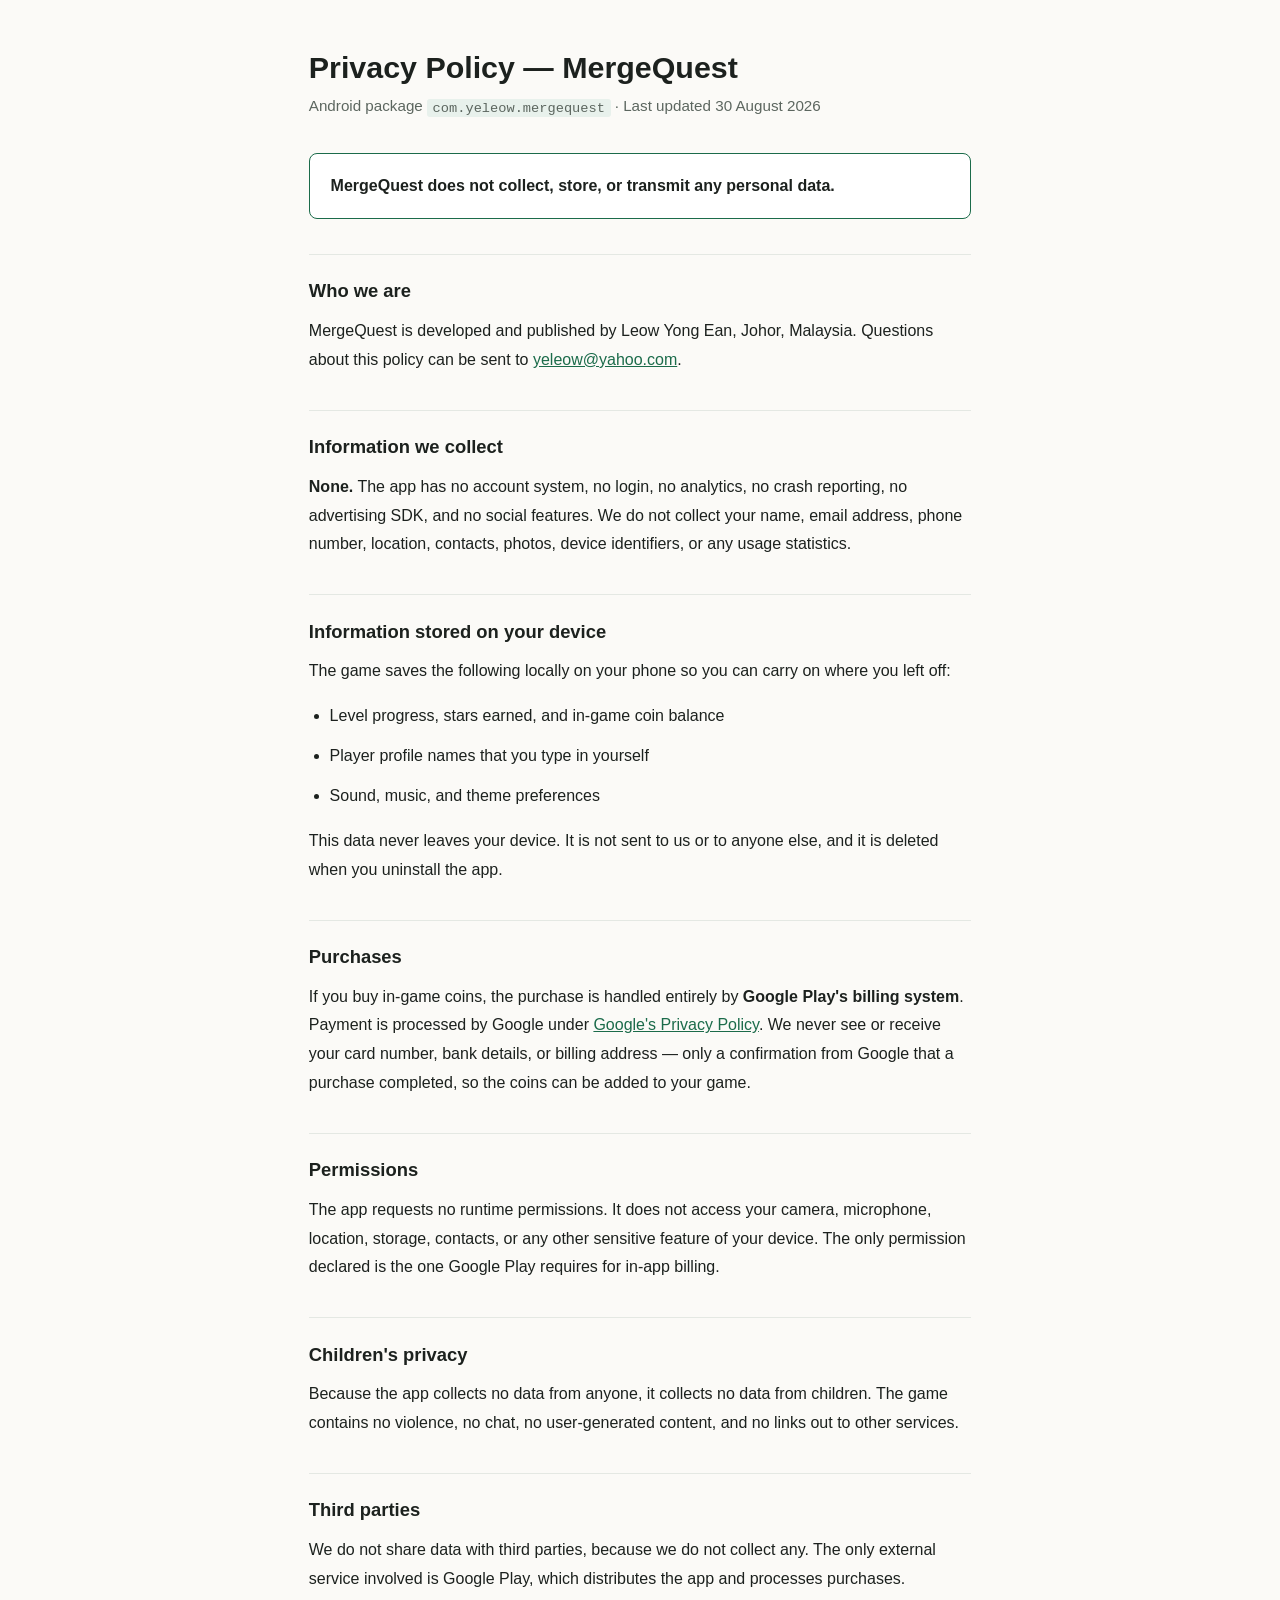
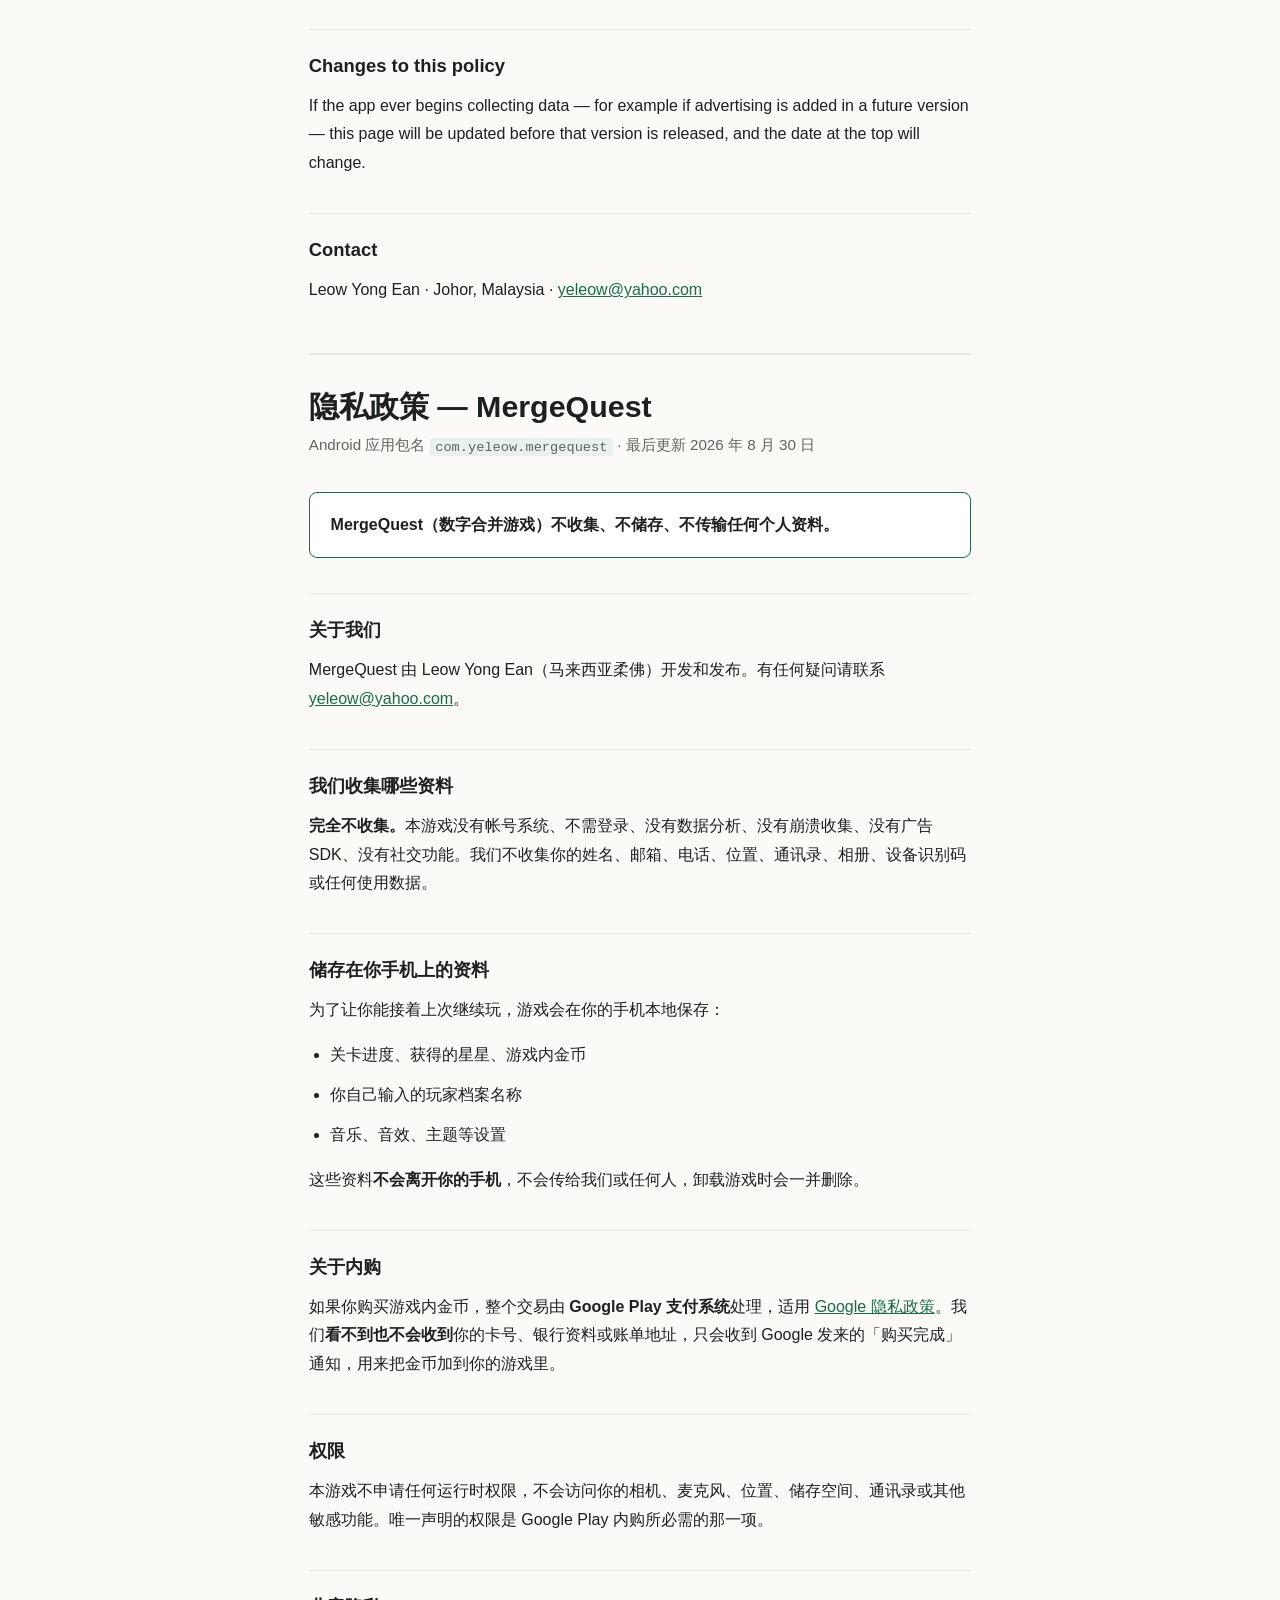
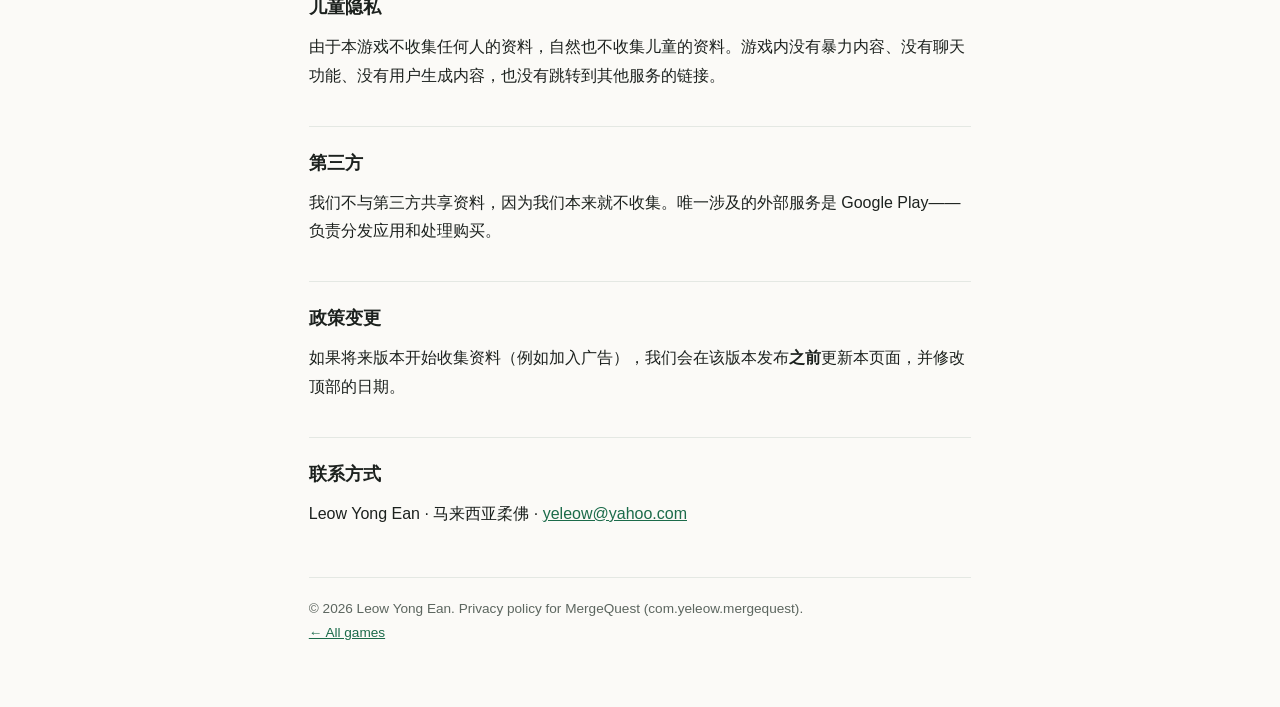
<file: mergequest.html>
<!doctype html>
<html lang="en">
<head>
<meta charset="utf-8">
<meta name="viewport" content="width=device-width,initial-scale=1">
<title>Privacy Policy — MergeQuest</title>
<style>
:root{--paper:#FBFAF7;--card:#fff;--ink:#1C211E;--soft:#5C665F;--line:#E4E8E3;--accent:#1B6B4A;--accent-soft:#E8F1EC}
@media(prefers-color-scheme:dark){:root{--paper:#101410;--card:#181D19;--ink:#E8EEE7;--soft:#98A698;--line:#273026;--accent:#5BC08D;--accent-soft:#1A2F25}}
*{box-sizing:border-box}
body{margin:0;background:var(--paper);color:var(--ink);font-family:-apple-system,BlinkMacSystemFont,"Segoe UI","Noto Sans SC","PingFang SC","Microsoft YaHei",sans-serif;line-height:1.8;font-size:16px}
.wrap{max-width:44em;margin:0 auto;padding:3rem 1.3rem 4rem}
h1{font-size:1.9rem;line-height:1.25;margin:0 0 .4rem}
.sub{color:var(--soft);font-size:.95rem;margin:0 0 2rem}
h2{font-size:1.15rem;margin:2.2rem 0 .6rem;padding-top:1.2rem;border-top:1px solid var(--line)}
p,li{margin:0 0 .7rem}
ul{padding-left:1.3em}
a{color:var(--accent)}
code{background:var(--accent-soft);padding:.1rem .35rem;border-radius:3px;font-size:.9em;word-break:break-all}
.key{background:var(--card);border:1px solid var(--accent);border-radius:8px;padding:1.1rem 1.3rem;margin:1.4rem 0}
.key p{margin:0;font-weight:600}
.zh{border-top:2px solid var(--line);margin-top:3rem;padding-top:2rem}
footer{margin-top:3rem;padding-top:1.2rem;border-top:1px solid var(--line);color:var(--soft);font-size:.85rem}
.games{list-style:none;padding:0}
.games li{margin-bottom:.5rem}
.games a{display:block;background:var(--card);border:1px solid var(--line);border-radius:7px;padding:.8rem 1rem;text-decoration:none;color:var(--ink)}
.games a:hover{border-color:var(--accent)}
.games b{color:var(--accent)}
.games span{color:var(--soft);font-size:.85rem}
</style>
</head>
<body>
<div class="wrap">

<h1>Privacy Policy — MergeQuest</h1>
<p class="sub">Android package <code>com.yeleow.mergequest</code> · Last updated 30 August 2026</p>

<div class="key">
<p>MergeQuest does not collect, store, or transmit any personal data.</p>
</div>

<h2>Who we are</h2>
<p>MergeQuest is developed and published by Leow Yong Ean, Johor, Malaysia. Questions about this policy can be sent to <a href="mailto:yeleow@yahoo.com">yeleow@yahoo.com</a>.</p>

<h2>Information we collect</h2>
<p><b>None.</b> The app has no account system, no login, no analytics, no crash reporting, no advertising SDK, and no social features. We do not collect your name, email address, phone number, location, contacts, photos, device identifiers, or any usage statistics.</p>

<h2>Information stored on your device</h2>
<p>The game saves the following locally on your phone so you can carry on where you left off:</p>
<ul>
<li>Level progress, stars earned, and in-game coin balance</li>
<li>Player profile names that you type in yourself</li>
<li>Sound, music, and theme preferences</li>
</ul>
<p>This data never leaves your device. It is not sent to us or to anyone else, and it is deleted when you uninstall the app.</p>

<h2>Purchases</h2>
<p>If you buy in-game coins, the purchase is handled entirely by <b>Google Play's billing system</b>. Payment is processed by Google under <a href="https://policies.google.com/privacy">Google's Privacy Policy</a>. We never see or receive your card number, bank details, or billing address — only a confirmation from Google that a purchase completed, so the coins can be added to your game.</p>

<h2>Permissions</h2>
<p>The app requests no runtime permissions. It does not access your camera, microphone, location, storage, contacts, or any other sensitive feature of your device. The only permission declared is the one Google Play requires for in-app billing.</p>

<h2>Children's privacy</h2>
<p>Because the app collects no data from anyone, it collects no data from children. The game contains no violence, no chat, no user-generated content, and no links out to other services.</p>

<h2>Third parties</h2>
<p>We do not share data with third parties, because we do not collect any. The only external service involved is Google Play, which distributes the app and processes purchases.</p>

<h2>Changes to this policy</h2>
<p>If the app ever begins collecting data — for example if advertising is added in a future version — this page will be updated before that version is released, and the date at the top will change.</p>

<h2>Contact</h2>
<p>Leow Yong Ean · Johor, Malaysia · <a href="mailto:yeleow@yahoo.com">yeleow@yahoo.com</a></p>

<div class="zh">
<h1>隐私政策 — MergeQuest</h1>
<p class="sub">Android 应用包名 <code>com.yeleow.mergequest</code> · 最后更新 2026 年 8 月 30 日</p>

<div class="key">
<p>MergeQuest（数字合并游戏）不收集、不储存、不传输任何个人资料。</p>
</div>

<h2>关于我们</h2>
<p>MergeQuest 由 Leow Yong Ean（马来西亚柔佛）开发和发布。有任何疑问请联系 <a href="mailto:yeleow@yahoo.com">yeleow@yahoo.com</a>。</p>

<h2>我们收集哪些资料</h2>
<p><b>完全不收集。</b>本游戏没有帐号系统、不需登录、没有数据分析、没有崩溃收集、没有广告 SDK、没有社交功能。我们不收集你的姓名、邮箱、电话、位置、通讯录、相册、设备识别码或任何使用数据。</p>

<h2>储存在你手机上的资料</h2>
<p>为了让你能接着上次继续玩，游戏会在你的手机本地保存：</p>
<ul>
<li>关卡进度、获得的星星、游戏内金币</li>
<li>你自己输入的玩家档案名称</li>
<li>音乐、音效、主题等设置</li>
</ul>
<p>这些资料<b>不会离开你的手机</b>，不会传给我们或任何人，卸载游戏时会一并删除。</p>

<h2>关于内购</h2>
<p>如果你购买游戏内金币，整个交易由 <b>Google Play 支付系统</b>处理，适用 <a href="https://policies.google.com/privacy">Google 隐私政策</a>。我们<b>看不到也不会收到</b>你的卡号、银行资料或账单地址，只会收到 Google 发来的「购买完成」通知，用来把金币加到你的游戏里。</p>

<h2>权限</h2>
<p>本游戏不申请任何运行时权限，不会访问你的相机、麦克风、位置、储存空间、通讯录或其他敏感功能。唯一声明的权限是 Google Play 内购所必需的那一项。</p>

<h2>儿童隐私</h2>
<p>由于本游戏不收集任何人的资料，自然也不收集儿童的资料。游戏内没有暴力内容、没有聊天功能、没有用户生成内容，也没有跳转到其他服务的链接。</p>

<h2>第三方</h2>
<p>我们不与第三方共享资料，因为我们本来就不收集。唯一涉及的外部服务是 Google Play——负责分发应用和处理购买。</p>

<h2>政策变更</h2>
<p>如果将来版本开始收集资料（例如加入广告），我们会在该版本发布<b>之前</b>更新本页面，并修改顶部的日期。</p>

<h2>联系方式</h2>
<p>Leow Yong Ean · 马来西亚柔佛 · <a href="mailto:yeleow@yahoo.com">yeleow@yahoo.com</a></p>
</div>

<footer>© 2026 Leow Yong Ean. Privacy policy for MergeQuest (com.yeleow.mergequest).<br>
<a href="./">← All games</a></footer>

</div>
</body>
</html>
</file>
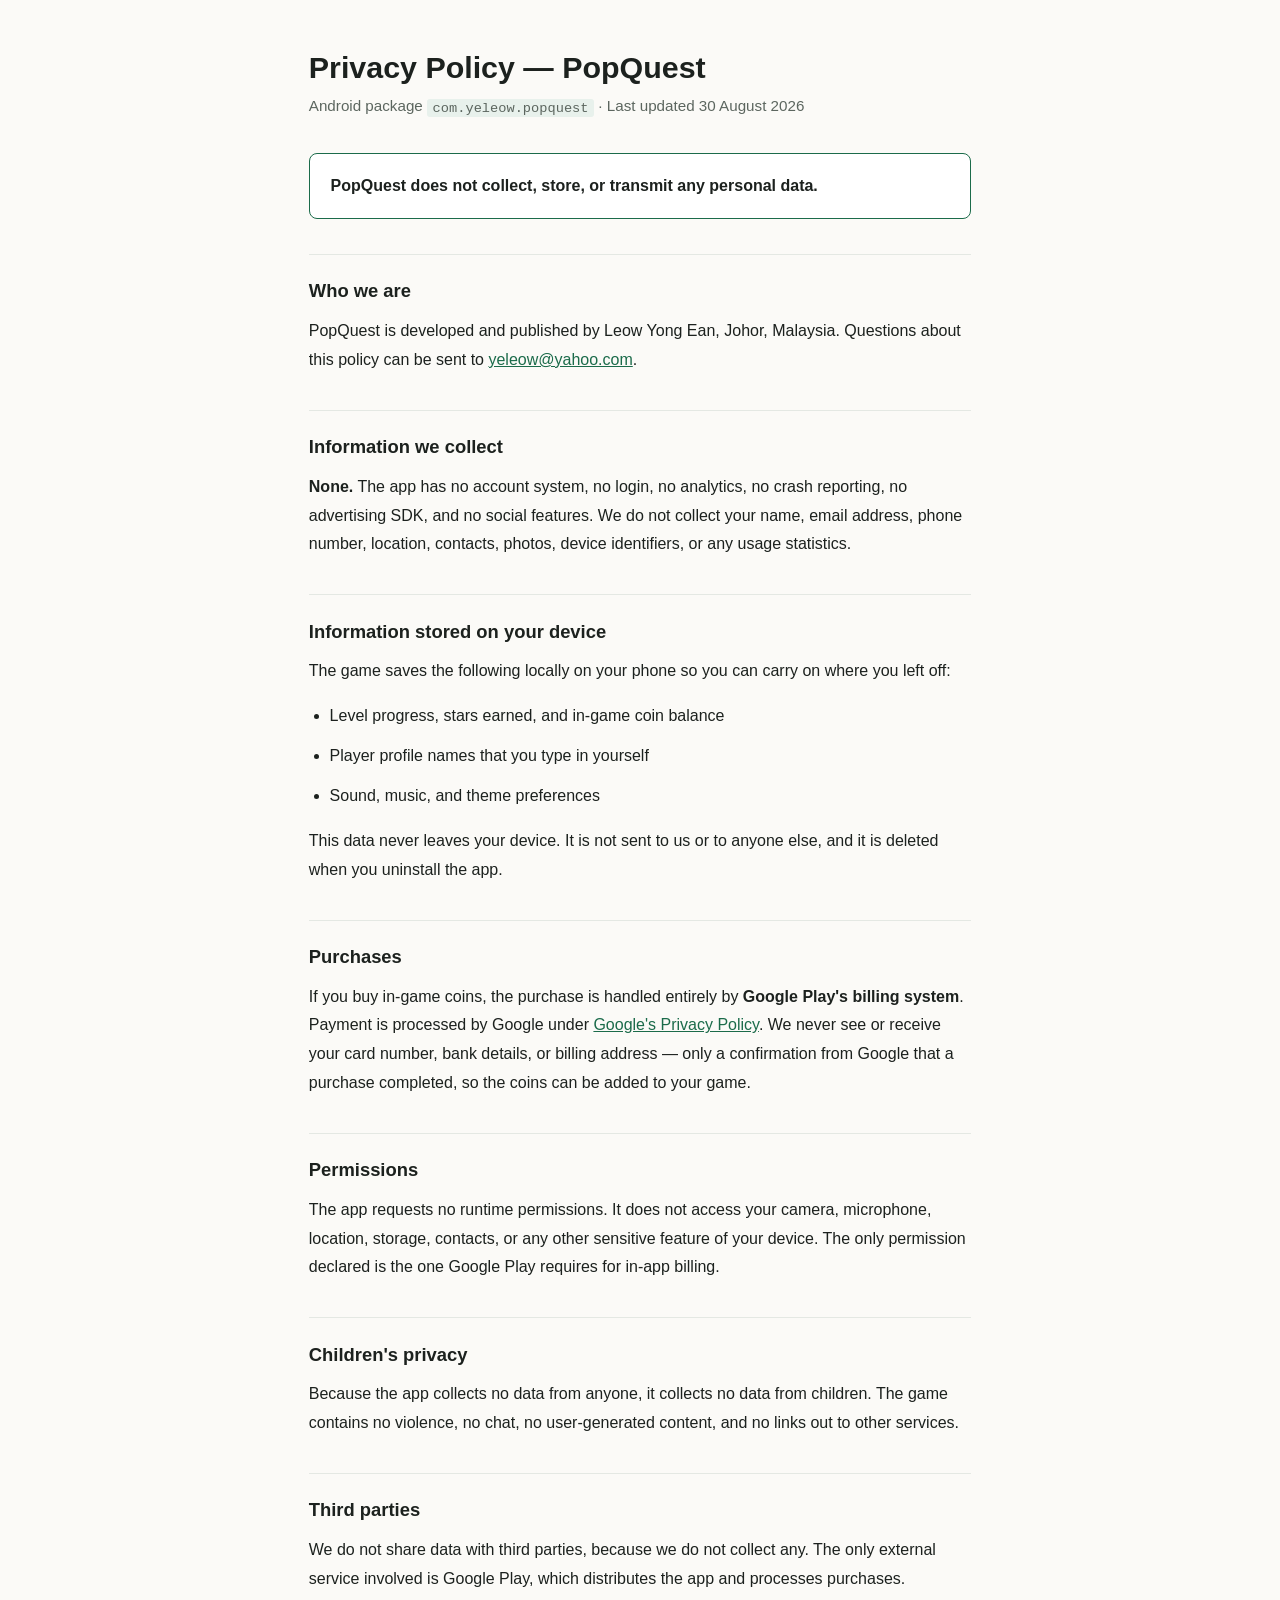
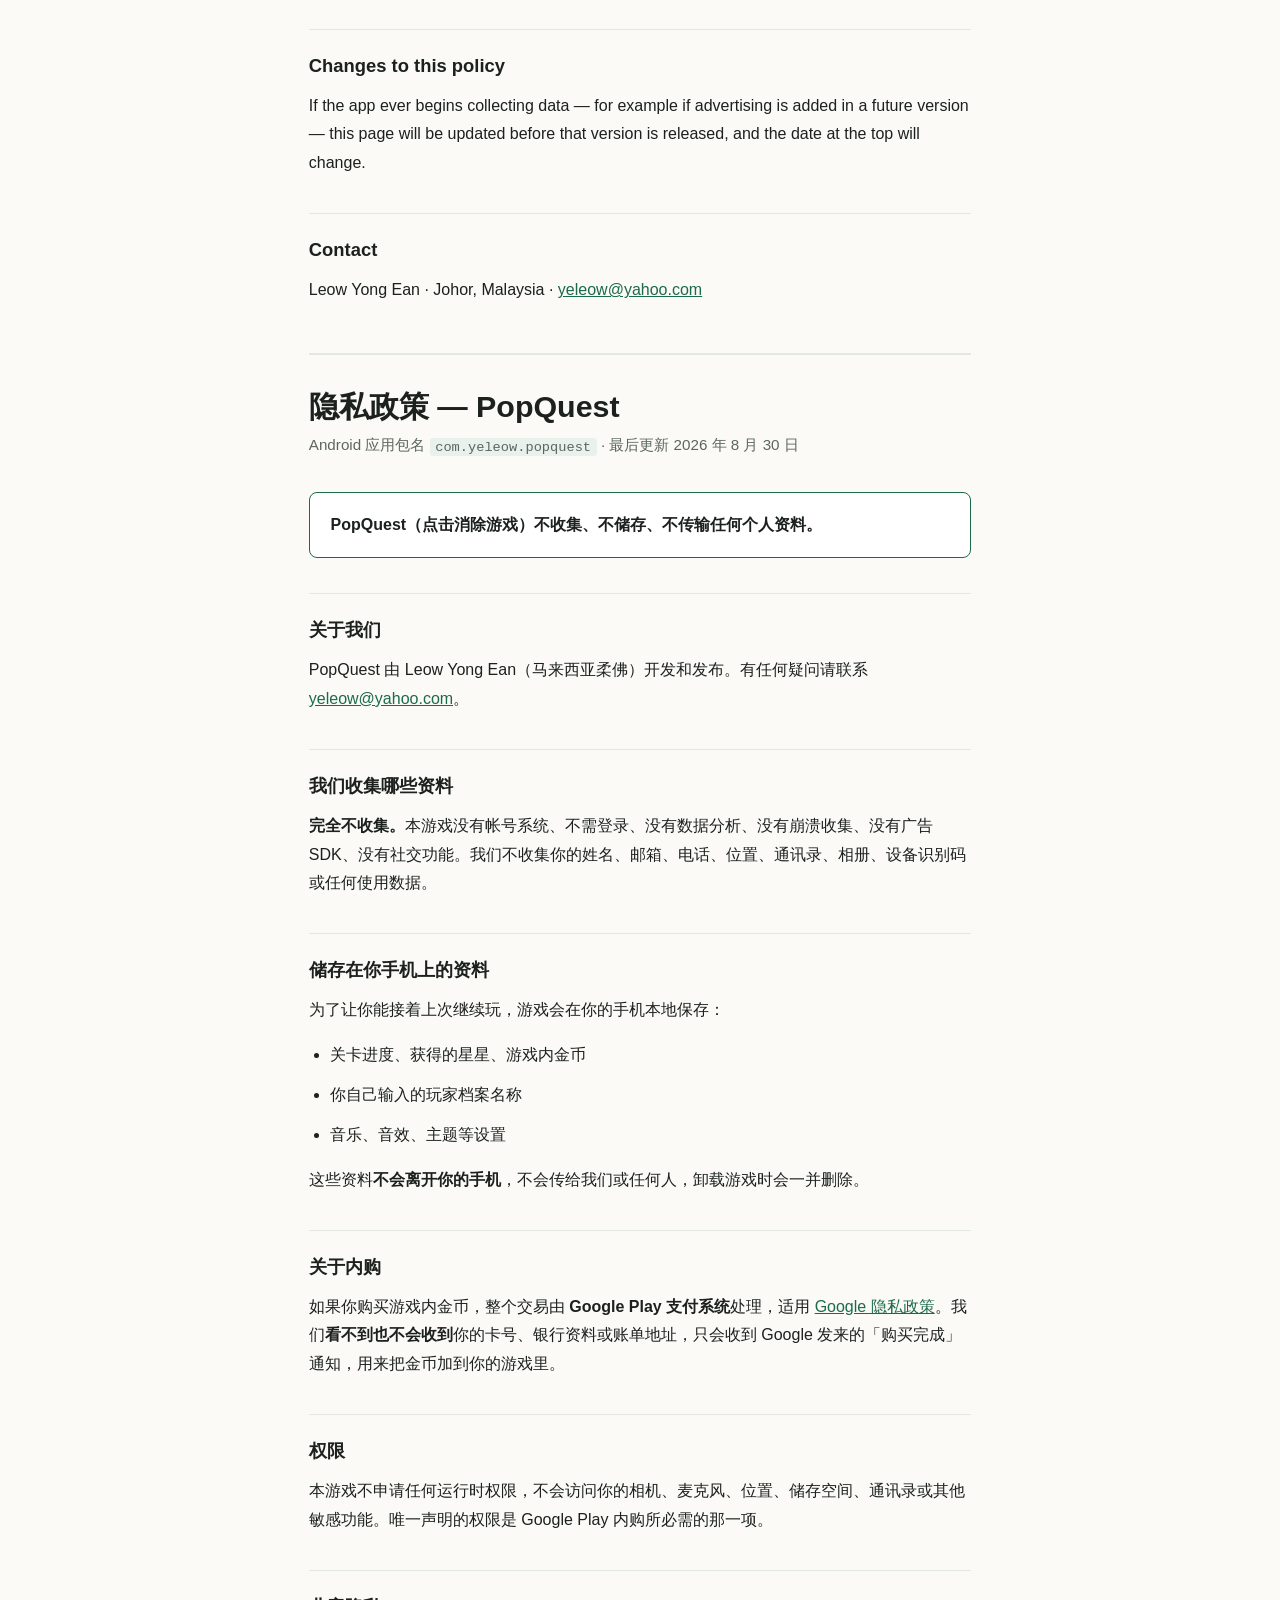
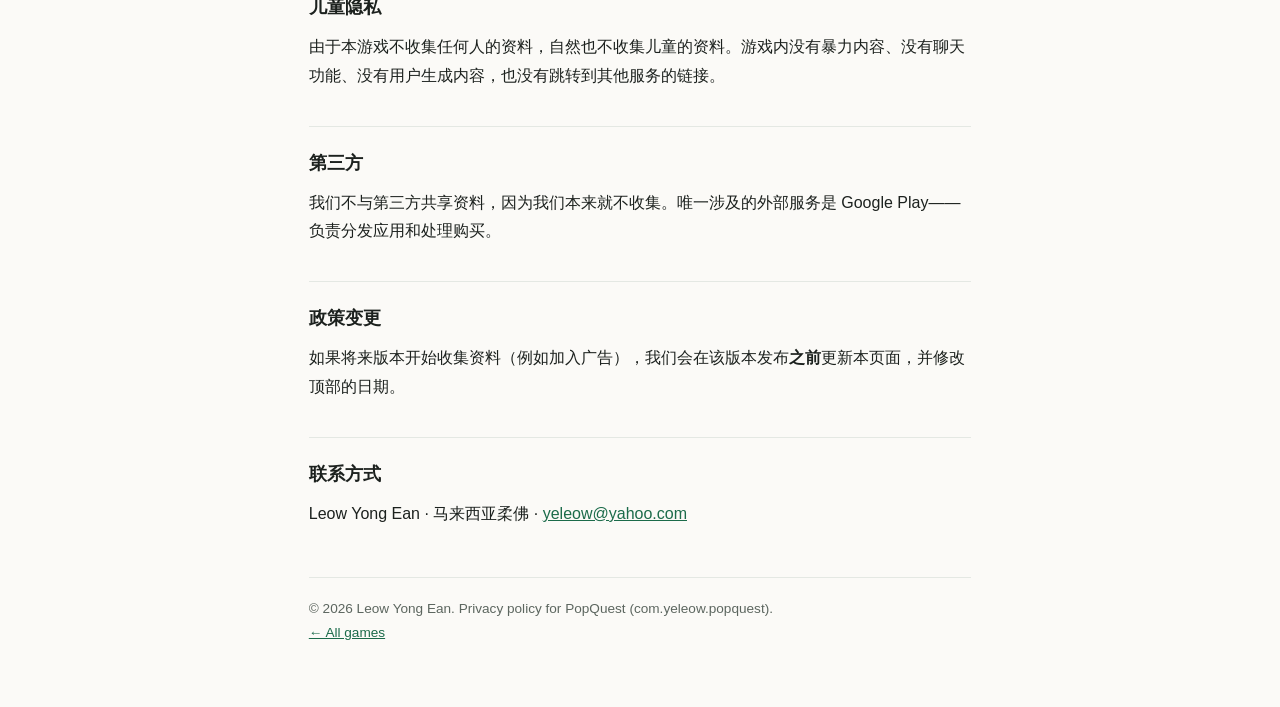
<file: popquest.html>
<!doctype html>
<html lang="en">
<head>
<meta charset="utf-8">
<meta name="viewport" content="width=device-width,initial-scale=1">
<title>Privacy Policy — PopQuest</title>
<style>
:root{--paper:#FBFAF7;--card:#fff;--ink:#1C211E;--soft:#5C665F;--line:#E4E8E3;--accent:#1B6B4A;--accent-soft:#E8F1EC}
@media(prefers-color-scheme:dark){:root{--paper:#101410;--card:#181D19;--ink:#E8EEE7;--soft:#98A698;--line:#273026;--accent:#5BC08D;--accent-soft:#1A2F25}}
*{box-sizing:border-box}
body{margin:0;background:var(--paper);color:var(--ink);font-family:-apple-system,BlinkMacSystemFont,"Segoe UI","Noto Sans SC","PingFang SC","Microsoft YaHei",sans-serif;line-height:1.8;font-size:16px}
.wrap{max-width:44em;margin:0 auto;padding:3rem 1.3rem 4rem}
h1{font-size:1.9rem;line-height:1.25;margin:0 0 .4rem}
.sub{color:var(--soft);font-size:.95rem;margin:0 0 2rem}
h2{font-size:1.15rem;margin:2.2rem 0 .6rem;padding-top:1.2rem;border-top:1px solid var(--line)}
p,li{margin:0 0 .7rem}
ul{padding-left:1.3em}
a{color:var(--accent)}
code{background:var(--accent-soft);padding:.1rem .35rem;border-radius:3px;font-size:.9em;word-break:break-all}
.key{background:var(--card);border:1px solid var(--accent);border-radius:8px;padding:1.1rem 1.3rem;margin:1.4rem 0}
.key p{margin:0;font-weight:600}
.zh{border-top:2px solid var(--line);margin-top:3rem;padding-top:2rem}
footer{margin-top:3rem;padding-top:1.2rem;border-top:1px solid var(--line);color:var(--soft);font-size:.85rem}
.games{list-style:none;padding:0}
.games li{margin-bottom:.5rem}
.games a{display:block;background:var(--card);border:1px solid var(--line);border-radius:7px;padding:.8rem 1rem;text-decoration:none;color:var(--ink)}
.games a:hover{border-color:var(--accent)}
.games b{color:var(--accent)}
.games span{color:var(--soft);font-size:.85rem}
</style>
</head>
<body>
<div class="wrap">

<h1>Privacy Policy — PopQuest</h1>
<p class="sub">Android package <code>com.yeleow.popquest</code> · Last updated 30 August 2026</p>

<div class="key">
<p>PopQuest does not collect, store, or transmit any personal data.</p>
</div>

<h2>Who we are</h2>
<p>PopQuest is developed and published by Leow Yong Ean, Johor, Malaysia. Questions about this policy can be sent to <a href="mailto:yeleow@yahoo.com">yeleow@yahoo.com</a>.</p>

<h2>Information we collect</h2>
<p><b>None.</b> The app has no account system, no login, no analytics, no crash reporting, no advertising SDK, and no social features. We do not collect your name, email address, phone number, location, contacts, photos, device identifiers, or any usage statistics.</p>

<h2>Information stored on your device</h2>
<p>The game saves the following locally on your phone so you can carry on where you left off:</p>
<ul>
<li>Level progress, stars earned, and in-game coin balance</li>
<li>Player profile names that you type in yourself</li>
<li>Sound, music, and theme preferences</li>
</ul>
<p>This data never leaves your device. It is not sent to us or to anyone else, and it is deleted when you uninstall the app.</p>

<h2>Purchases</h2>
<p>If you buy in-game coins, the purchase is handled entirely by <b>Google Play's billing system</b>. Payment is processed by Google under <a href="https://policies.google.com/privacy">Google's Privacy Policy</a>. We never see or receive your card number, bank details, or billing address — only a confirmation from Google that a purchase completed, so the coins can be added to your game.</p>

<h2>Permissions</h2>
<p>The app requests no runtime permissions. It does not access your camera, microphone, location, storage, contacts, or any other sensitive feature of your device. The only permission declared is the one Google Play requires for in-app billing.</p>

<h2>Children's privacy</h2>
<p>Because the app collects no data from anyone, it collects no data from children. The game contains no violence, no chat, no user-generated content, and no links out to other services.</p>

<h2>Third parties</h2>
<p>We do not share data with third parties, because we do not collect any. The only external service involved is Google Play, which distributes the app and processes purchases.</p>

<h2>Changes to this policy</h2>
<p>If the app ever begins collecting data — for example if advertising is added in a future version — this page will be updated before that version is released, and the date at the top will change.</p>

<h2>Contact</h2>
<p>Leow Yong Ean · Johor, Malaysia · <a href="mailto:yeleow@yahoo.com">yeleow@yahoo.com</a></p>

<div class="zh">
<h1>隐私政策 — PopQuest</h1>
<p class="sub">Android 应用包名 <code>com.yeleow.popquest</code> · 最后更新 2026 年 8 月 30 日</p>

<div class="key">
<p>PopQuest（点击消除游戏）不收集、不储存、不传输任何个人资料。</p>
</div>

<h2>关于我们</h2>
<p>PopQuest 由 Leow Yong Ean（马来西亚柔佛）开发和发布。有任何疑问请联系 <a href="mailto:yeleow@yahoo.com">yeleow@yahoo.com</a>。</p>

<h2>我们收集哪些资料</h2>
<p><b>完全不收集。</b>本游戏没有帐号系统、不需登录、没有数据分析、没有崩溃收集、没有广告 SDK、没有社交功能。我们不收集你的姓名、邮箱、电话、位置、通讯录、相册、设备识别码或任何使用数据。</p>

<h2>储存在你手机上的资料</h2>
<p>为了让你能接着上次继续玩，游戏会在你的手机本地保存：</p>
<ul>
<li>关卡进度、获得的星星、游戏内金币</li>
<li>你自己输入的玩家档案名称</li>
<li>音乐、音效、主题等设置</li>
</ul>
<p>这些资料<b>不会离开你的手机</b>，不会传给我们或任何人，卸载游戏时会一并删除。</p>

<h2>关于内购</h2>
<p>如果你购买游戏内金币，整个交易由 <b>Google Play 支付系统</b>处理，适用 <a href="https://policies.google.com/privacy">Google 隐私政策</a>。我们<b>看不到也不会收到</b>你的卡号、银行资料或账单地址，只会收到 Google 发来的「购买完成」通知，用来把金币加到你的游戏里。</p>

<h2>权限</h2>
<p>本游戏不申请任何运行时权限，不会访问你的相机、麦克风、位置、储存空间、通讯录或其他敏感功能。唯一声明的权限是 Google Play 内购所必需的那一项。</p>

<h2>儿童隐私</h2>
<p>由于本游戏不收集任何人的资料，自然也不收集儿童的资料。游戏内没有暴力内容、没有聊天功能、没有用户生成内容，也没有跳转到其他服务的链接。</p>

<h2>第三方</h2>
<p>我们不与第三方共享资料，因为我们本来就不收集。唯一涉及的外部服务是 Google Play——负责分发应用和处理购买。</p>

<h2>政策变更</h2>
<p>如果将来版本开始收集资料（例如加入广告），我们会在该版本发布<b>之前</b>更新本页面，并修改顶部的日期。</p>

<h2>联系方式</h2>
<p>Leow Yong Ean · 马来西亚柔佛 · <a href="mailto:yeleow@yahoo.com">yeleow@yahoo.com</a></p>
</div>

<footer>© 2026 Leow Yong Ean. Privacy policy for PopQuest (com.yeleow.popquest).<br>
<a href="./">← All games</a></footer>

</div>
</body>
</html>
</file>
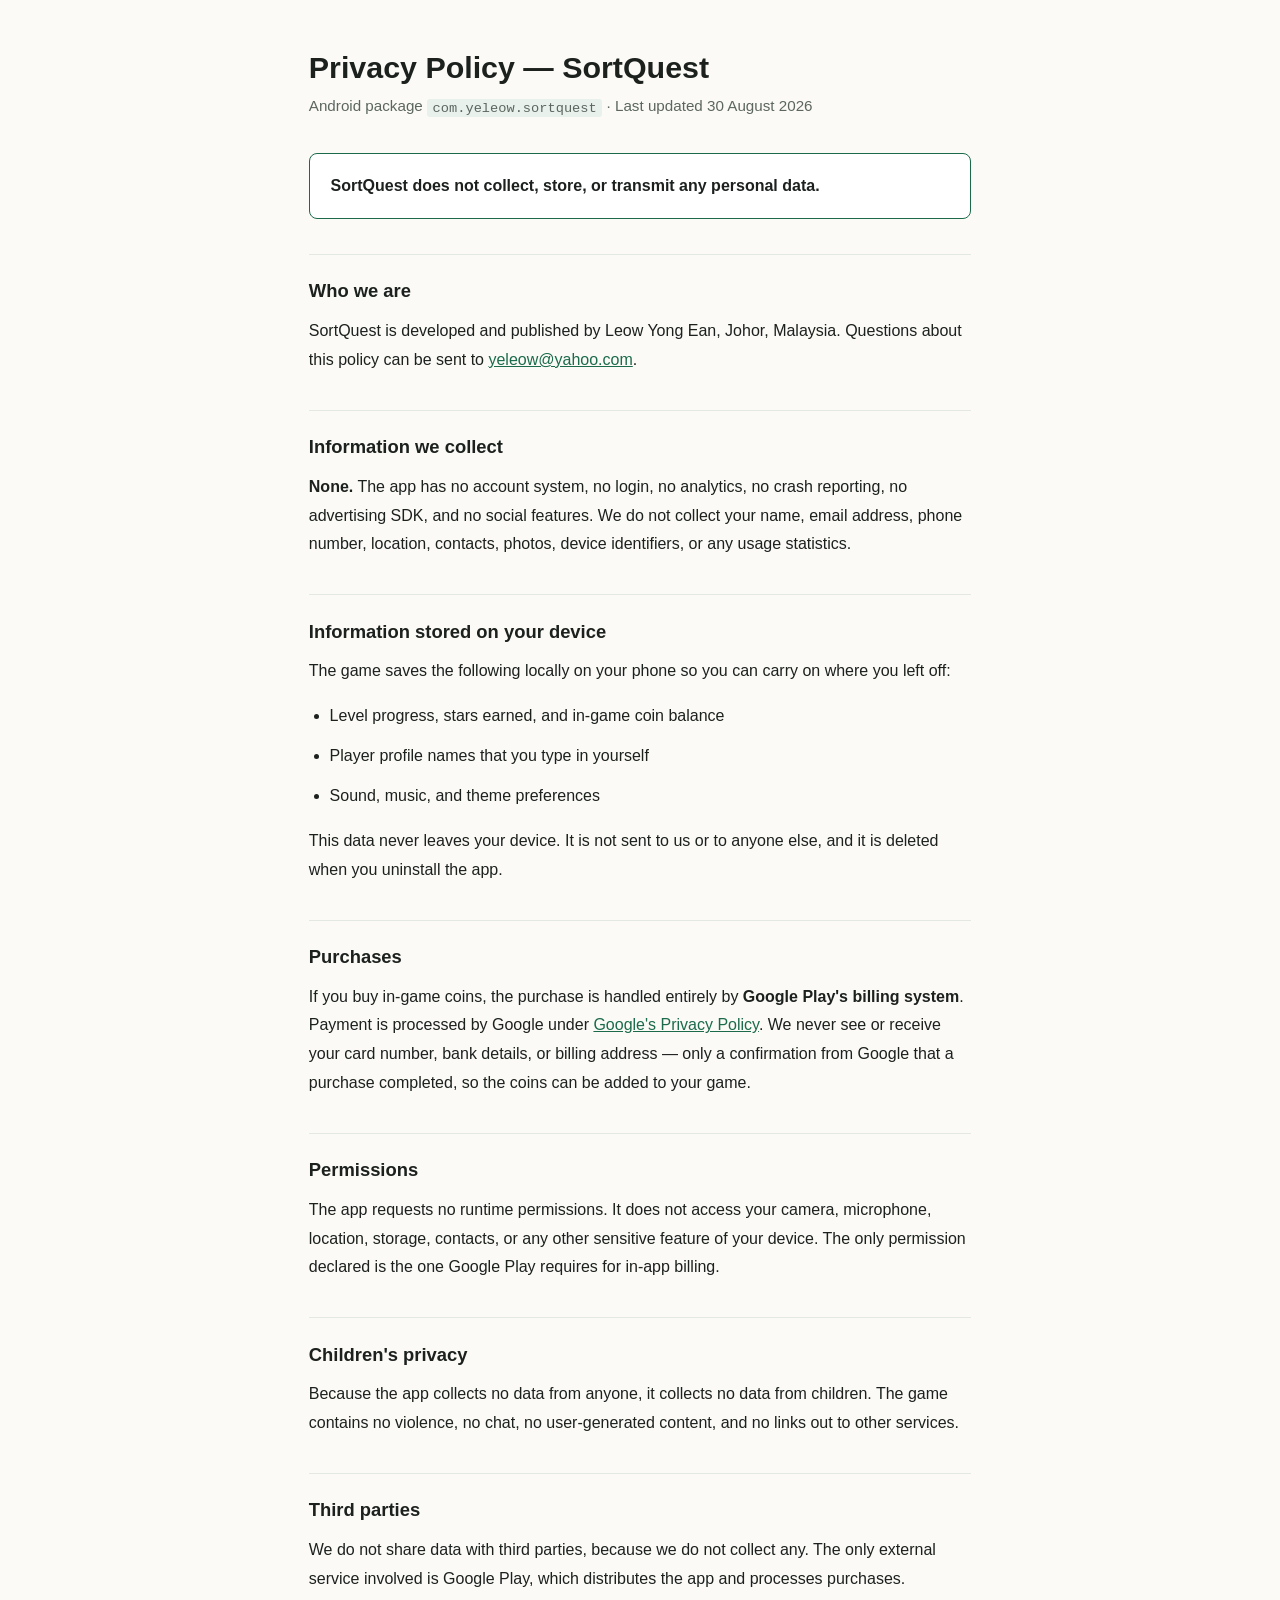
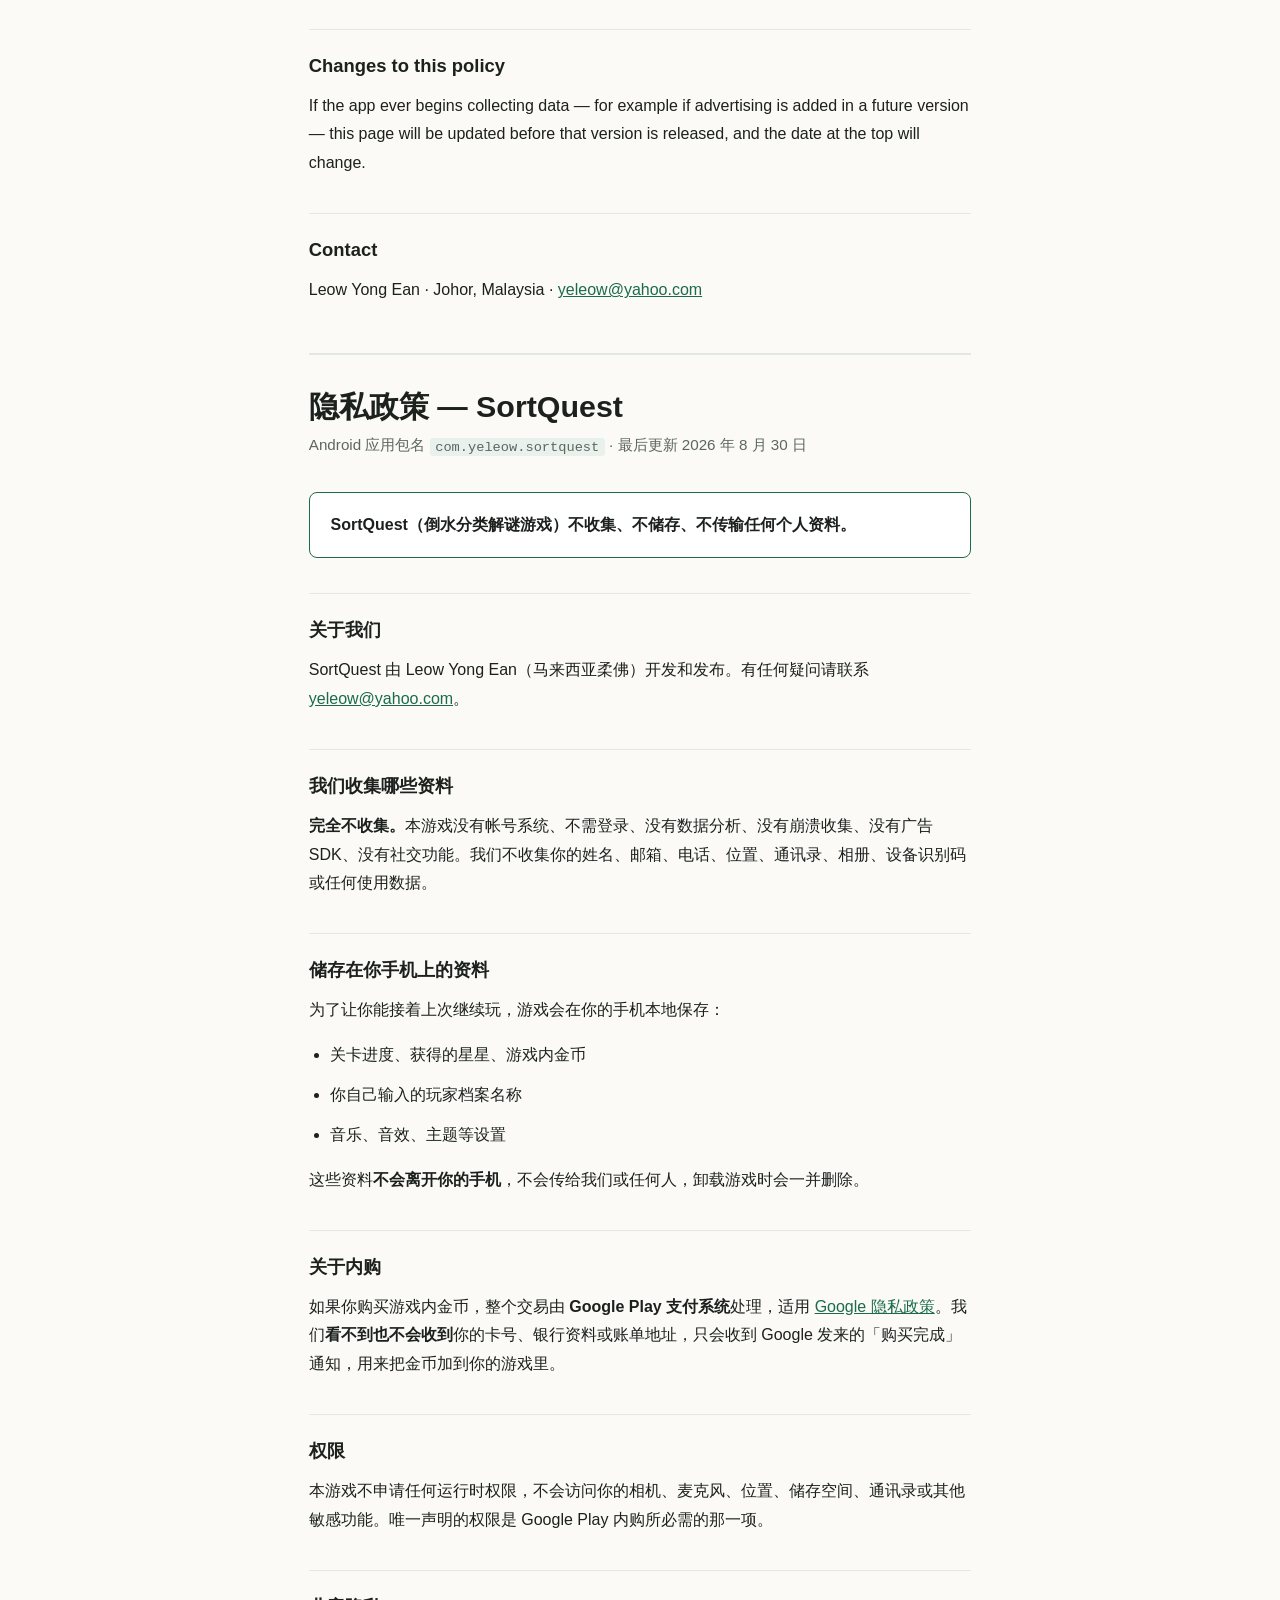
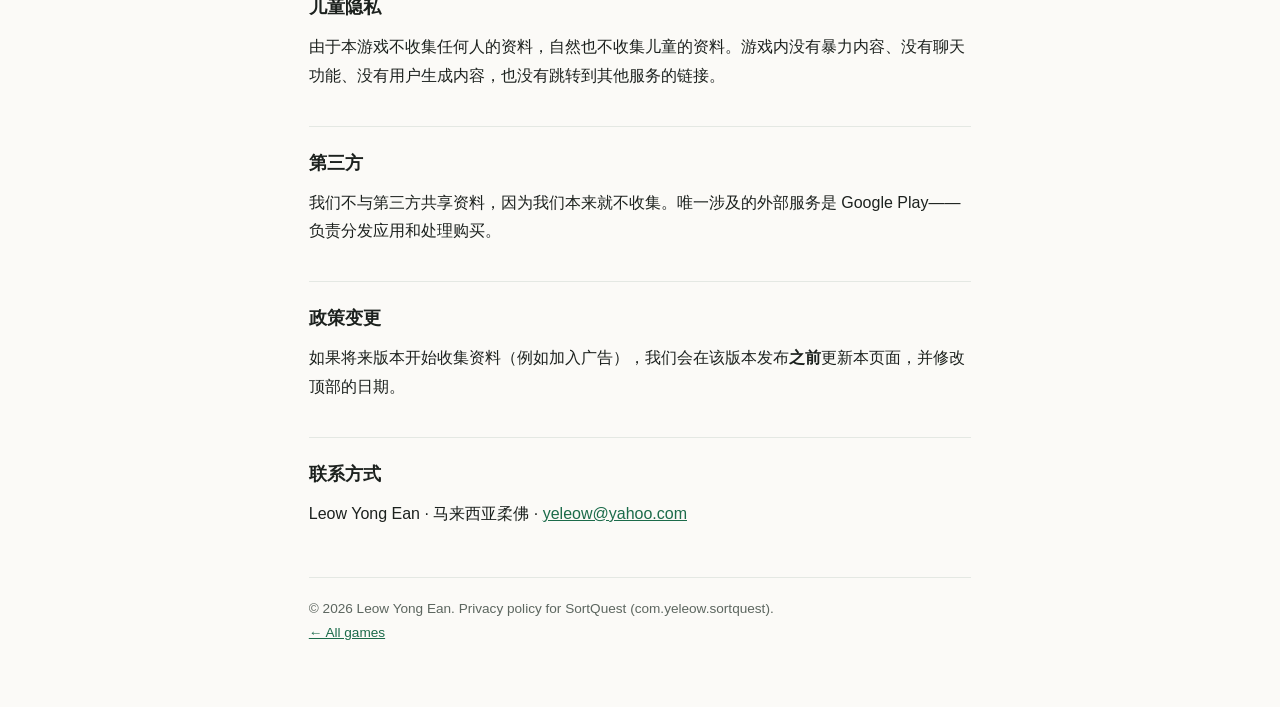
<file: sortquest.html>
<!doctype html>
<html lang="en">
<head>
<meta charset="utf-8">
<meta name="viewport" content="width=device-width,initial-scale=1">
<title>Privacy Policy — SortQuest</title>
<style>
:root{--paper:#FBFAF7;--card:#fff;--ink:#1C211E;--soft:#5C665F;--line:#E4E8E3;--accent:#1B6B4A;--accent-soft:#E8F1EC}
@media(prefers-color-scheme:dark){:root{--paper:#101410;--card:#181D19;--ink:#E8EEE7;--soft:#98A698;--line:#273026;--accent:#5BC08D;--accent-soft:#1A2F25}}
*{box-sizing:border-box}
body{margin:0;background:var(--paper);color:var(--ink);font-family:-apple-system,BlinkMacSystemFont,"Segoe UI","Noto Sans SC","PingFang SC","Microsoft YaHei",sans-serif;line-height:1.8;font-size:16px}
.wrap{max-width:44em;margin:0 auto;padding:3rem 1.3rem 4rem}
h1{font-size:1.9rem;line-height:1.25;margin:0 0 .4rem}
.sub{color:var(--soft);font-size:.95rem;margin:0 0 2rem}
h2{font-size:1.15rem;margin:2.2rem 0 .6rem;padding-top:1.2rem;border-top:1px solid var(--line)}
p,li{margin:0 0 .7rem}
ul{padding-left:1.3em}
a{color:var(--accent)}
code{background:var(--accent-soft);padding:.1rem .35rem;border-radius:3px;font-size:.9em;word-break:break-all}
.key{background:var(--card);border:1px solid var(--accent);border-radius:8px;padding:1.1rem 1.3rem;margin:1.4rem 0}
.key p{margin:0;font-weight:600}
.zh{border-top:2px solid var(--line);margin-top:3rem;padding-top:2rem}
footer{margin-top:3rem;padding-top:1.2rem;border-top:1px solid var(--line);color:var(--soft);font-size:.85rem}
.games{list-style:none;padding:0}
.games li{margin-bottom:.5rem}
.games a{display:block;background:var(--card);border:1px solid var(--line);border-radius:7px;padding:.8rem 1rem;text-decoration:none;color:var(--ink)}
.games a:hover{border-color:var(--accent)}
.games b{color:var(--accent)}
.games span{color:var(--soft);font-size:.85rem}
</style>
</head>
<body>
<div class="wrap">

<h1>Privacy Policy — SortQuest</h1>
<p class="sub">Android package <code>com.yeleow.sortquest</code> · Last updated 30 August 2026</p>

<div class="key">
<p>SortQuest does not collect, store, or transmit any personal data.</p>
</div>

<h2>Who we are</h2>
<p>SortQuest is developed and published by Leow Yong Ean, Johor, Malaysia. Questions about this policy can be sent to <a href="mailto:yeleow@yahoo.com">yeleow@yahoo.com</a>.</p>

<h2>Information we collect</h2>
<p><b>None.</b> The app has no account system, no login, no analytics, no crash reporting, no advertising SDK, and no social features. We do not collect your name, email address, phone number, location, contacts, photos, device identifiers, or any usage statistics.</p>

<h2>Information stored on your device</h2>
<p>The game saves the following locally on your phone so you can carry on where you left off:</p>
<ul>
<li>Level progress, stars earned, and in-game coin balance</li>
<li>Player profile names that you type in yourself</li>
<li>Sound, music, and theme preferences</li>
</ul>
<p>This data never leaves your device. It is not sent to us or to anyone else, and it is deleted when you uninstall the app.</p>

<h2>Purchases</h2>
<p>If you buy in-game coins, the purchase is handled entirely by <b>Google Play's billing system</b>. Payment is processed by Google under <a href="https://policies.google.com/privacy">Google's Privacy Policy</a>. We never see or receive your card number, bank details, or billing address — only a confirmation from Google that a purchase completed, so the coins can be added to your game.</p>

<h2>Permissions</h2>
<p>The app requests no runtime permissions. It does not access your camera, microphone, location, storage, contacts, or any other sensitive feature of your device. The only permission declared is the one Google Play requires for in-app billing.</p>

<h2>Children's privacy</h2>
<p>Because the app collects no data from anyone, it collects no data from children. The game contains no violence, no chat, no user-generated content, and no links out to other services.</p>

<h2>Third parties</h2>
<p>We do not share data with third parties, because we do not collect any. The only external service involved is Google Play, which distributes the app and processes purchases.</p>

<h2>Changes to this policy</h2>
<p>If the app ever begins collecting data — for example if advertising is added in a future version — this page will be updated before that version is released, and the date at the top will change.</p>

<h2>Contact</h2>
<p>Leow Yong Ean · Johor, Malaysia · <a href="mailto:yeleow@yahoo.com">yeleow@yahoo.com</a></p>

<div class="zh">
<h1>隐私政策 — SortQuest</h1>
<p class="sub">Android 应用包名 <code>com.yeleow.sortquest</code> · 最后更新 2026 年 8 月 30 日</p>

<div class="key">
<p>SortQuest（倒水分类解谜游戏）不收集、不储存、不传输任何个人资料。</p>
</div>

<h2>关于我们</h2>
<p>SortQuest 由 Leow Yong Ean（马来西亚柔佛）开发和发布。有任何疑问请联系 <a href="mailto:yeleow@yahoo.com">yeleow@yahoo.com</a>。</p>

<h2>我们收集哪些资料</h2>
<p><b>完全不收集。</b>本游戏没有帐号系统、不需登录、没有数据分析、没有崩溃收集、没有广告 SDK、没有社交功能。我们不收集你的姓名、邮箱、电话、位置、通讯录、相册、设备识别码或任何使用数据。</p>

<h2>储存在你手机上的资料</h2>
<p>为了让你能接着上次继续玩，游戏会在你的手机本地保存：</p>
<ul>
<li>关卡进度、获得的星星、游戏内金币</li>
<li>你自己输入的玩家档案名称</li>
<li>音乐、音效、主题等设置</li>
</ul>
<p>这些资料<b>不会离开你的手机</b>，不会传给我们或任何人，卸载游戏时会一并删除。</p>

<h2>关于内购</h2>
<p>如果你购买游戏内金币，整个交易由 <b>Google Play 支付系统</b>处理，适用 <a href="https://policies.google.com/privacy">Google 隐私政策</a>。我们<b>看不到也不会收到</b>你的卡号、银行资料或账单地址，只会收到 Google 发来的「购买完成」通知，用来把金币加到你的游戏里。</p>

<h2>权限</h2>
<p>本游戏不申请任何运行时权限，不会访问你的相机、麦克风、位置、储存空间、通讯录或其他敏感功能。唯一声明的权限是 Google Play 内购所必需的那一项。</p>

<h2>儿童隐私</h2>
<p>由于本游戏不收集任何人的资料，自然也不收集儿童的资料。游戏内没有暴力内容、没有聊天功能、没有用户生成内容，也没有跳转到其他服务的链接。</p>

<h2>第三方</h2>
<p>我们不与第三方共享资料，因为我们本来就不收集。唯一涉及的外部服务是 Google Play——负责分发应用和处理购买。</p>

<h2>政策变更</h2>
<p>如果将来版本开始收集资料（例如加入广告），我们会在该版本发布<b>之前</b>更新本页面，并修改顶部的日期。</p>

<h2>联系方式</h2>
<p>Leow Yong Ean · 马来西亚柔佛 · <a href="mailto:yeleow@yahoo.com">yeleow@yahoo.com</a></p>
</div>

<footer>© 2026 Leow Yong Ean. Privacy policy for SortQuest (com.yeleow.sortquest).<br>
<a href="./">← All games</a></footer>

</div>
</body>
</html>
</file>
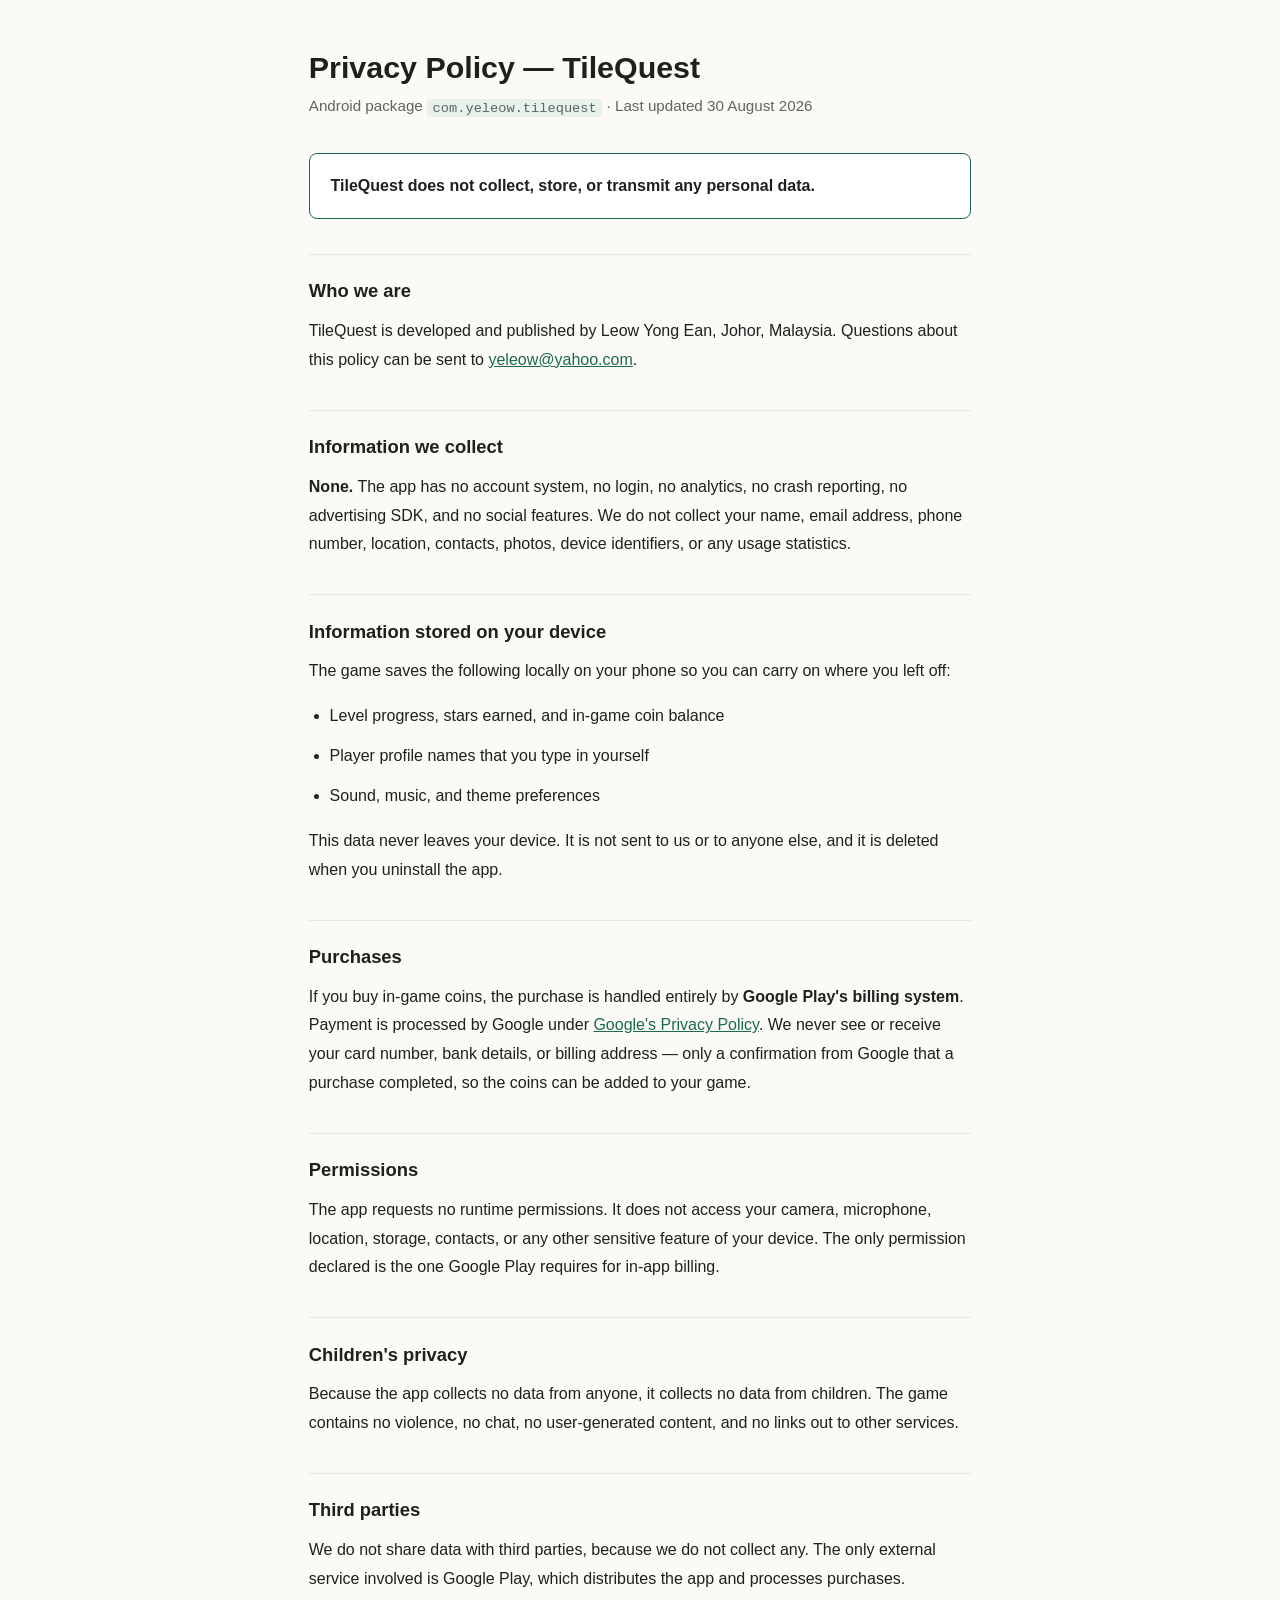
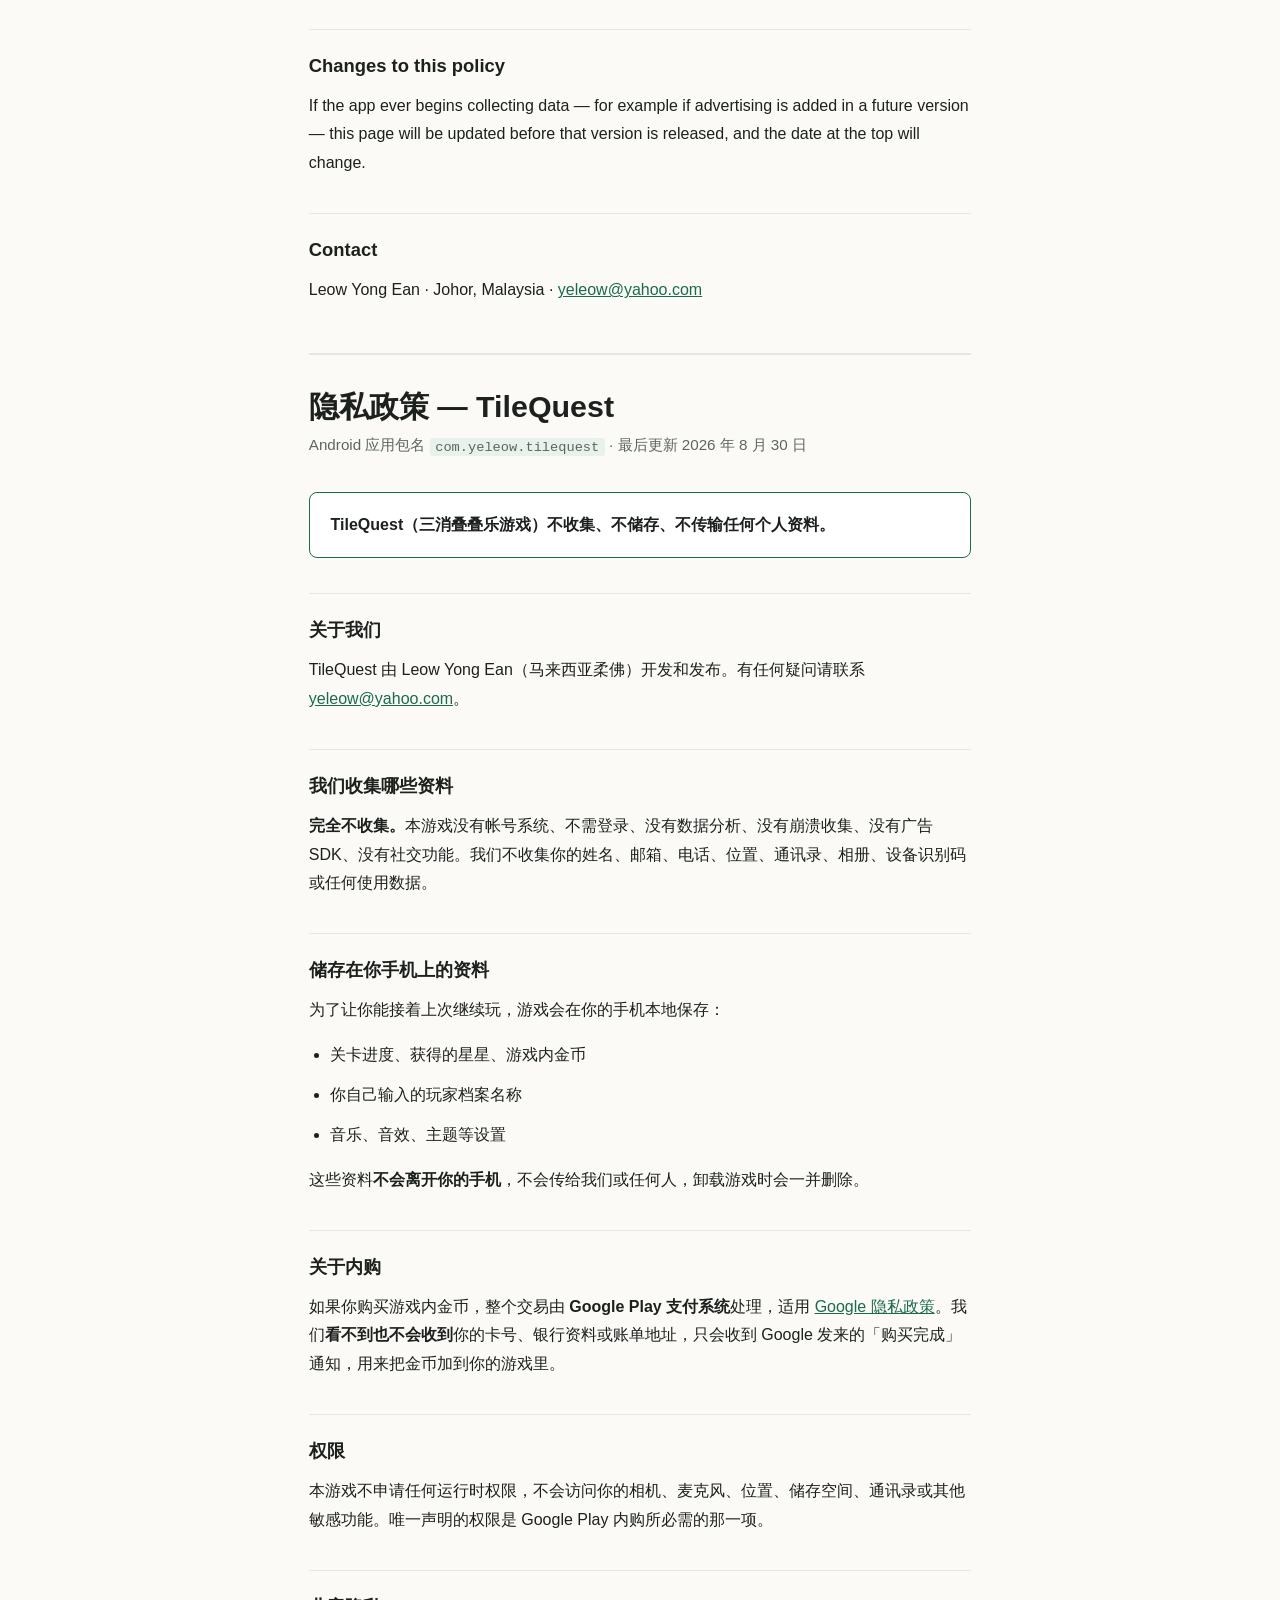
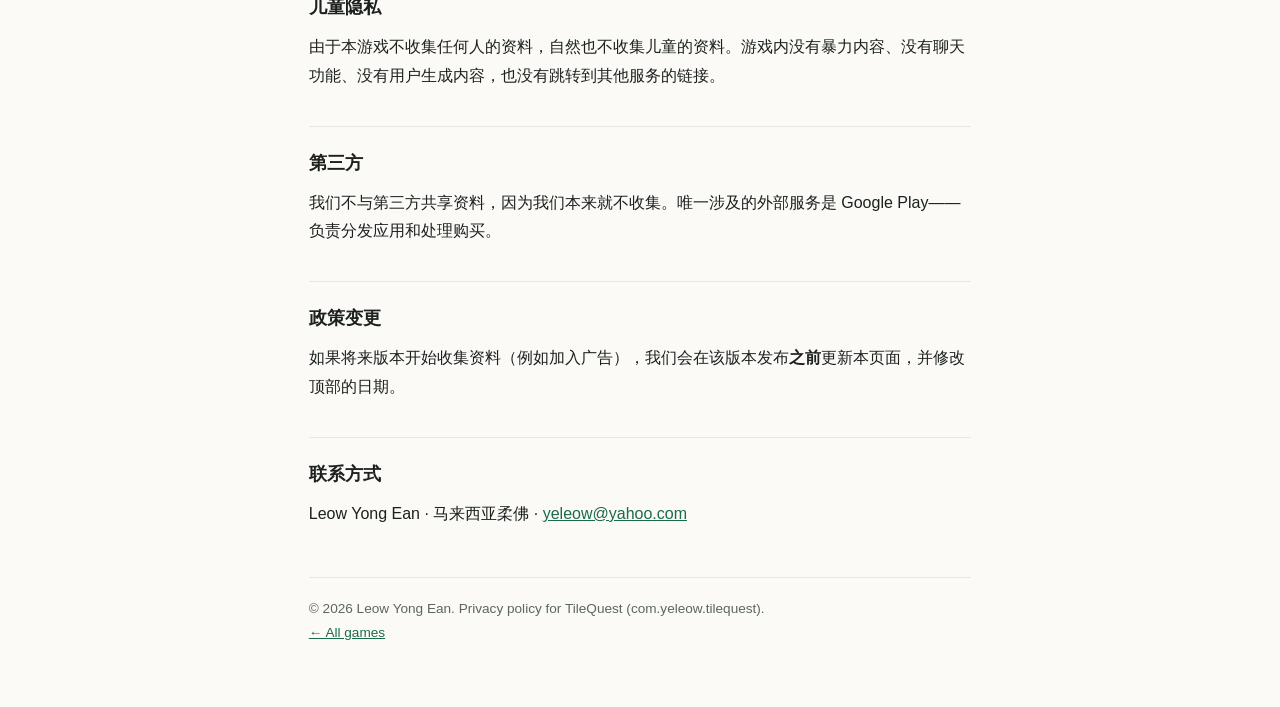
<file: tilequest.html>
<!doctype html>
<html lang="en">
<head>
<meta charset="utf-8">
<meta name="viewport" content="width=device-width,initial-scale=1">
<title>Privacy Policy — TileQuest</title>
<style>
:root{--paper:#FBFAF7;--card:#fff;--ink:#1C211E;--soft:#5C665F;--line:#E4E8E3;--accent:#1B6B4A;--accent-soft:#E8F1EC}
@media(prefers-color-scheme:dark){:root{--paper:#101410;--card:#181D19;--ink:#E8EEE7;--soft:#98A698;--line:#273026;--accent:#5BC08D;--accent-soft:#1A2F25}}
*{box-sizing:border-box}
body{margin:0;background:var(--paper);color:var(--ink);font-family:-apple-system,BlinkMacSystemFont,"Segoe UI","Noto Sans SC","PingFang SC","Microsoft YaHei",sans-serif;line-height:1.8;font-size:16px}
.wrap{max-width:44em;margin:0 auto;padding:3rem 1.3rem 4rem}
h1{font-size:1.9rem;line-height:1.25;margin:0 0 .4rem}
.sub{color:var(--soft);font-size:.95rem;margin:0 0 2rem}
h2{font-size:1.15rem;margin:2.2rem 0 .6rem;padding-top:1.2rem;border-top:1px solid var(--line)}
p,li{margin:0 0 .7rem}
ul{padding-left:1.3em}
a{color:var(--accent)}
code{background:var(--accent-soft);padding:.1rem .35rem;border-radius:3px;font-size:.9em;word-break:break-all}
.key{background:var(--card);border:1px solid var(--accent);border-radius:8px;padding:1.1rem 1.3rem;margin:1.4rem 0}
.key p{margin:0;font-weight:600}
.zh{border-top:2px solid var(--line);margin-top:3rem;padding-top:2rem}
footer{margin-top:3rem;padding-top:1.2rem;border-top:1px solid var(--line);color:var(--soft);font-size:.85rem}
.games{list-style:none;padding:0}
.games li{margin-bottom:.5rem}
.games a{display:block;background:var(--card);border:1px solid var(--line);border-radius:7px;padding:.8rem 1rem;text-decoration:none;color:var(--ink)}
.games a:hover{border-color:var(--accent)}
.games b{color:var(--accent)}
.games span{color:var(--soft);font-size:.85rem}
</style>
</head>
<body>
<div class="wrap">

<h1>Privacy Policy — TileQuest</h1>
<p class="sub">Android package <code>com.yeleow.tilequest</code> · Last updated 30 August 2026</p>

<div class="key">
<p>TileQuest does not collect, store, or transmit any personal data.</p>
</div>

<h2>Who we are</h2>
<p>TileQuest is developed and published by Leow Yong Ean, Johor, Malaysia. Questions about this policy can be sent to <a href="mailto:yeleow@yahoo.com">yeleow@yahoo.com</a>.</p>

<h2>Information we collect</h2>
<p><b>None.</b> The app has no account system, no login, no analytics, no crash reporting, no advertising SDK, and no social features. We do not collect your name, email address, phone number, location, contacts, photos, device identifiers, or any usage statistics.</p>

<h2>Information stored on your device</h2>
<p>The game saves the following locally on your phone so you can carry on where you left off:</p>
<ul>
<li>Level progress, stars earned, and in-game coin balance</li>
<li>Player profile names that you type in yourself</li>
<li>Sound, music, and theme preferences</li>
</ul>
<p>This data never leaves your device. It is not sent to us or to anyone else, and it is deleted when you uninstall the app.</p>

<h2>Purchases</h2>
<p>If you buy in-game coins, the purchase is handled entirely by <b>Google Play's billing system</b>. Payment is processed by Google under <a href="https://policies.google.com/privacy">Google's Privacy Policy</a>. We never see or receive your card number, bank details, or billing address — only a confirmation from Google that a purchase completed, so the coins can be added to your game.</p>

<h2>Permissions</h2>
<p>The app requests no runtime permissions. It does not access your camera, microphone, location, storage, contacts, or any other sensitive feature of your device. The only permission declared is the one Google Play requires for in-app billing.</p>

<h2>Children's privacy</h2>
<p>Because the app collects no data from anyone, it collects no data from children. The game contains no violence, no chat, no user-generated content, and no links out to other services.</p>

<h2>Third parties</h2>
<p>We do not share data with third parties, because we do not collect any. The only external service involved is Google Play, which distributes the app and processes purchases.</p>

<h2>Changes to this policy</h2>
<p>If the app ever begins collecting data — for example if advertising is added in a future version — this page will be updated before that version is released, and the date at the top will change.</p>

<h2>Contact</h2>
<p>Leow Yong Ean · Johor, Malaysia · <a href="mailto:yeleow@yahoo.com">yeleow@yahoo.com</a></p>

<div class="zh">
<h1>隐私政策 — TileQuest</h1>
<p class="sub">Android 应用包名 <code>com.yeleow.tilequest</code> · 最后更新 2026 年 8 月 30 日</p>

<div class="key">
<p>TileQuest（三消叠叠乐游戏）不收集、不储存、不传输任何个人资料。</p>
</div>

<h2>关于我们</h2>
<p>TileQuest 由 Leow Yong Ean（马来西亚柔佛）开发和发布。有任何疑问请联系 <a href="mailto:yeleow@yahoo.com">yeleow@yahoo.com</a>。</p>

<h2>我们收集哪些资料</h2>
<p><b>完全不收集。</b>本游戏没有帐号系统、不需登录、没有数据分析、没有崩溃收集、没有广告 SDK、没有社交功能。我们不收集你的姓名、邮箱、电话、位置、通讯录、相册、设备识别码或任何使用数据。</p>

<h2>储存在你手机上的资料</h2>
<p>为了让你能接着上次继续玩，游戏会在你的手机本地保存：</p>
<ul>
<li>关卡进度、获得的星星、游戏内金币</li>
<li>你自己输入的玩家档案名称</li>
<li>音乐、音效、主题等设置</li>
</ul>
<p>这些资料<b>不会离开你的手机</b>，不会传给我们或任何人，卸载游戏时会一并删除。</p>

<h2>关于内购</h2>
<p>如果你购买游戏内金币，整个交易由 <b>Google Play 支付系统</b>处理，适用 <a href="https://policies.google.com/privacy">Google 隐私政策</a>。我们<b>看不到也不会收到</b>你的卡号、银行资料或账单地址，只会收到 Google 发来的「购买完成」通知，用来把金币加到你的游戏里。</p>

<h2>权限</h2>
<p>本游戏不申请任何运行时权限，不会访问你的相机、麦克风、位置、储存空间、通讯录或其他敏感功能。唯一声明的权限是 Google Play 内购所必需的那一项。</p>

<h2>儿童隐私</h2>
<p>由于本游戏不收集任何人的资料，自然也不收集儿童的资料。游戏内没有暴力内容、没有聊天功能、没有用户生成内容，也没有跳转到其他服务的链接。</p>

<h2>第三方</h2>
<p>我们不与第三方共享资料，因为我们本来就不收集。唯一涉及的外部服务是 Google Play——负责分发应用和处理购买。</p>

<h2>政策变更</h2>
<p>如果将来版本开始收集资料（例如加入广告），我们会在该版本发布<b>之前</b>更新本页面，并修改顶部的日期。</p>

<h2>联系方式</h2>
<p>Leow Yong Ean · 马来西亚柔佛 · <a href="mailto:yeleow@yahoo.com">yeleow@yahoo.com</a></p>
</div>

<footer>© 2026 Leow Yong Ean. Privacy policy for TileQuest (com.yeleow.tilequest).<br>
<a href="./">← All games</a></footer>

</div>
</body>
</html>
</file>
